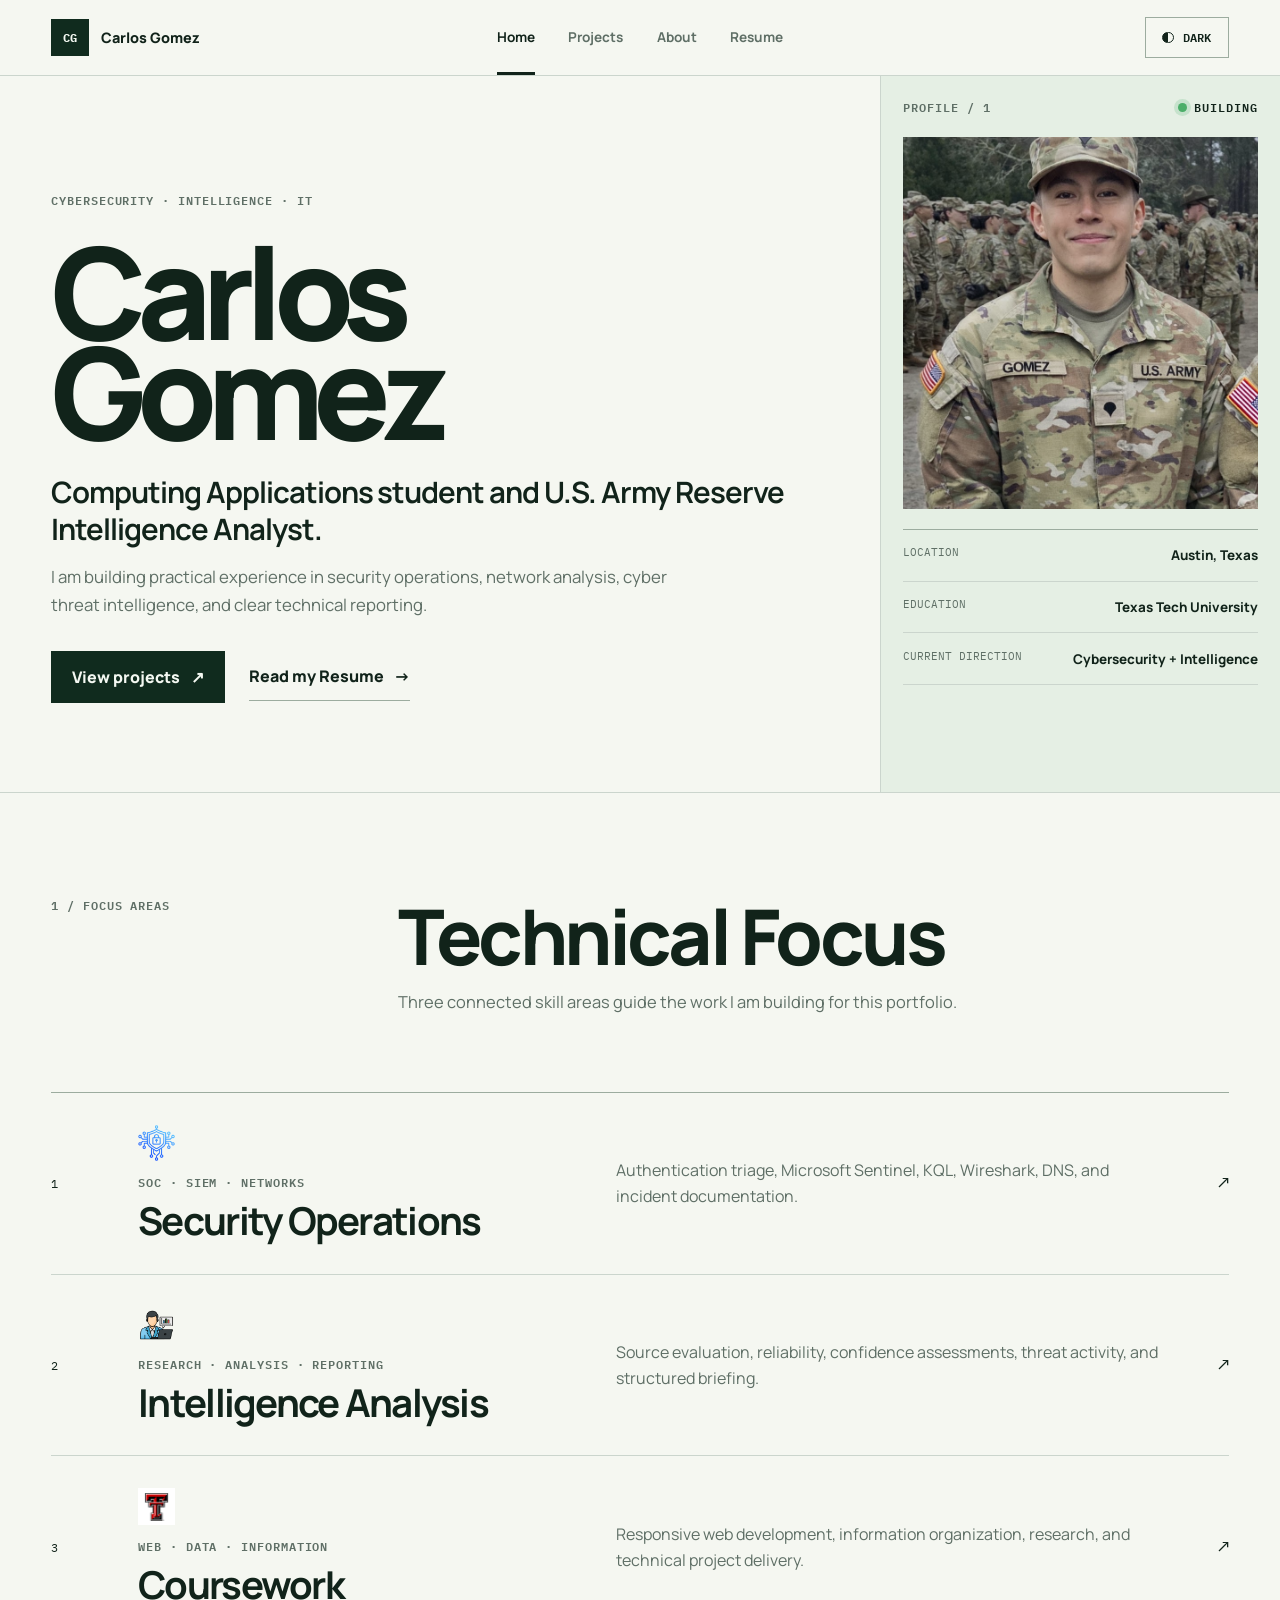
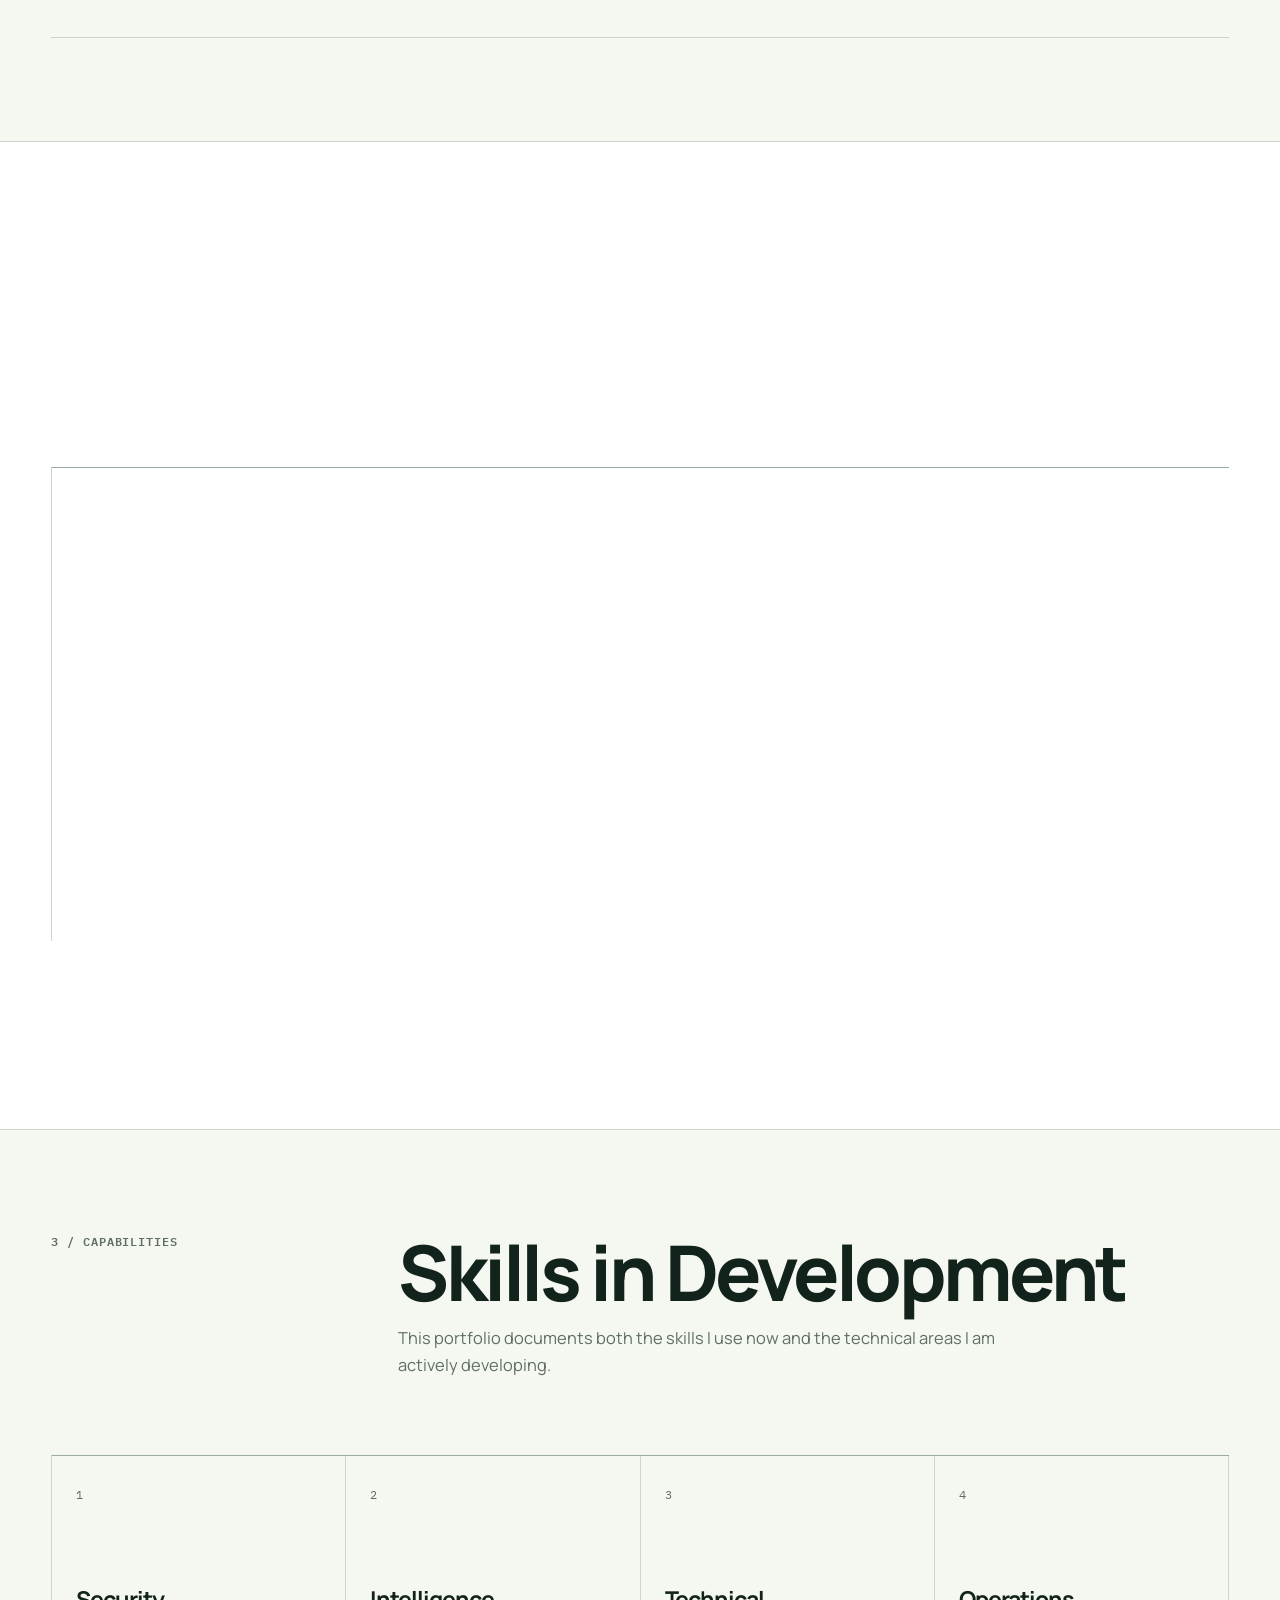
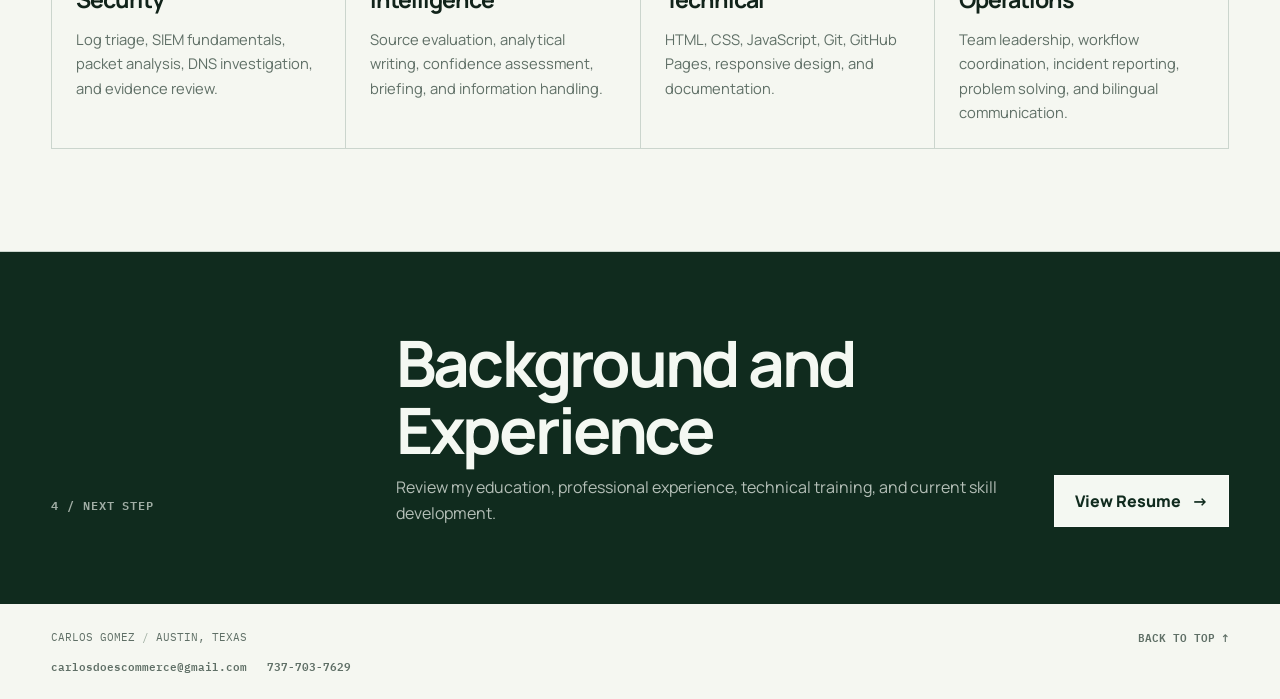
<file: index.html>
<!DOCTYPE html>
<html lang="en" data-theme="light">
<head>
  <meta charset="UTF-8">
  <meta name="viewport" content="width=device-width, initial-scale=1.0">

  <meta
    name="description"
    content="Carlos Gomez's portfolio in cybersecurity, intelligence analysis, and technical project work."
  >

  <title>Carlos Gomez | Cybersecurity &amp; Intelligence</title>

  <link rel="preconnect" href="https://fonts.googleapis.com">
  <link rel="preconnect" href="https://fonts.gstatic.com" crossorigin>

  <link
    href="https://fonts.googleapis.com/css2?family=IBM+Plex+Mono:wght@400;500;600&amp;family=Manrope:wght@400;500;600;700;800&amp;display=swap"
    rel="stylesheet"
  >

  <link rel="stylesheet" href="style.css">
  <script src="script.js" defer></script>
</head>

<body>
  <a class="skip-link" href="#main-content">Skip to content</a>

  <header class="site-header">
    <a class="wordmark" href="index.html" aria-label="Carlos Gomez home">
      <span class="wordmark-mark" aria-hidden="true">CG</span>
      <span class="wordmark-text">Carlos Gomez</span>
    </a>

    <nav class="site-nav" aria-label="Main navigation">
      <a href="index.html" data-nav="home">Home</a>
      <a href="projects.html" data-nav="projects">Projects</a>
      <a href="about.html" data-nav="about">About</a>
      <a href="resume.html" data-nav="resume">Resume</a>
    </nav>

    <button
      class="theme-button"
      id="theme-button"
      type="button"
      aria-label="Switch to dark theme"
    >
      <span class="theme-dot" aria-hidden="true"></span>
      <span id="theme-label">Dark</span>
    </button>
  </header>

  <main id="main-content">
    <section class="home-hero">
      <div class="hero-copy reveal">
        <p class="eyebrow">Cybersecurity · Intelligence · IT</p>

        <h1>Carlos<br>Gomez</h1>

        <p class="hero-role">
          Computing Applications student and U.S. Army Reserve Intelligence
          Analyst.
        </p>

        <p class="hero-summary">
          I am building practical experience in security operations, network
          analysis, cyber threat intelligence, and clear technical reporting.
        </p>

        <div class="hero-actions">
          <a class="button button-primary" href="projects.html">
            View projects <span aria-hidden="true">↗</span>
          </a>

          <a class="text-link" href="resume.html">
            Read my Resume <span aria-hidden="true">→</span>
          </a>
        </div>
      </div>

      <aside class="hero-profile reveal" aria-label="Current profile">
        <div class="profile-topline">
          <span>Profile / 1</span>

          <span class="status">
            <span aria-hidden="true"></span>
            Building
          </span>
        </div>

        <img
          class="profile-photo"
          src="professional-photo.jpg"
          alt="Carlos Gomez in U.S. Army uniform"
          width="831"
          height="831"
        >

        <dl class="profile-facts">
          <div>
            <dt>Location</dt>
            <dd>Austin, Texas</dd>
          </div>

          <div>
            <dt>Education</dt>
            <dd>Texas Tech University</dd>
          </div>

          <div>
            <dt>Current direction</dt>
            <dd>Cybersecurity + Intelligence</dd>
          </div>
        </dl>
      </aside>
    </section>

    <section class="section" id="focus">
      <div class="section-heading reveal">
        <p class="section-kicker">1 / Focus areas</p>

        <div>
          <h2>Technical Focus</h2>

          <p>
            Three connected skill areas guide the work I am building for this
            portfolio.
          </p>
        </div>
      </div>

      <div class="path-list">
        <a class="path-row reveal" href="projects.html?skill=security">
          <span class="path-number">1</span>

          <div>
            <img
              class="focus-icon"
              src="cybersecurity-icon.png"
              alt=""
              width="512"
              height="512"
              loading="lazy"
            >

            <p class="path-label">SOC · SIEM · Networks</p>
            <h3>Security Operations</h3>
          </div>

          <p>
            Authentication triage, Microsoft Sentinel, KQL, Wireshark, DNS,
            and incident documentation.
          </p>

          <span class="path-arrow" aria-hidden="true">↗</span>
        </a>

        <a class="path-row reveal" href="projects.html?skill=intelligence">
          <span class="path-number">2</span>

          <div>
            <img
              class="focus-icon"
              src="intelligence-analyst.png"
              alt=""
              width="512"
              height="512"
              loading="lazy"
            >

            <p class="path-label">Research · Analysis · Reporting</p>
            <h3>Intelligence Analysis</h3>
          </div>

          <p>
            Source evaluation, reliability, confidence assessments, threat
            activity, and structured briefing.
          </p>

          <span class="path-arrow" aria-hidden="true">↗</span>
        </a>

        <a class="path-row reveal" href="projects.html?skill=coursework">
          <span class="path-number">3</span>

          <div>
            <img
              class="focus-icon focus-icon-ttu"
              src="TTU-icon.jpg"
              alt=""
              width="2048"
              height="1948"
              loading="lazy"
            >

            <p class="path-label">Web · Data · Information</p>
            <h3>Coursework</h3>
          </div>

          <p>
            Responsive web development, information organization, research,
            and technical project delivery.
          </p>

          <span class="path-arrow" aria-hidden="true">↗</span>
        </a>
      </div>
    </section>

    <section class="section work-section" id="selected-work">
      <div class="section-heading reveal">
        <p class="section-kicker">2 / Selected work</p>

        <div>
          <h2>Current Projects</h2>

          <p>
            Completed coursework is live now. Cybersecurity and intelligence
            labs are being developed next.
          </p>
        </div>
      </div>

      <div class="work-grid">
        <article class="work-card featured reveal">
          <div class="work-card-top">
            <span>Live project</span>
            <span>Information organization</span>
          </div>

          <h3>5K Preparation Knowledge Base</h3>

          <p>
            A structured collection covering running plans, strength training,
            recovery, nutrition, and race-day preparation.
          </p>

          <ul class="tag-list" aria-label="Technologies used">
            <li>Markdown</li>
            <li>Quartz</li>
            <li>GitHub Pages</li>
          </ul>

          <a
            class="card-link"
            href="https://carlosgomezmurillo15-bit.github.io/gomezknowledgebase/"
            target="_blank"
            rel="noopener"
          >
            Open project <span aria-hidden="true">↗</span>
          </a>
        </article>

        <article class="work-card reveal">
          <div class="work-card-top">
            <span>Live project</span>
            <span>Web development</span>
          </div>

          <h3>CMPA Course Portfolio</h3>

          <p>
            Coursework demonstrating responsive layouts, navigation, Git
            workflows, and deployment with HTML, CSS, and JavaScript.
          </p>

          <ul class="tag-list" aria-label="Technologies used">
            <li>HTML</li>
            <li>CSS</li>
            <li>JavaScript</li>
          </ul>

          <a
            class="card-link"
            href="https://carlosgomezmurillo15-bit.github.io/yourcourseportfolioCAG1/"
            target="_blank"
            rel="noopener"
          >
            Open project <span aria-hidden="true">↗</span>
          </a>
        </article>

        <article class="work-card reveal">
          <div class="work-card-top">
            <span>In development</span>
            <span>Security operations</span>
          </div>

          <h3>Microsoft Sentinel Mini SOC</h3>

          <p>
            A planned lab focused on KQL queries, detection concepts, incident
            triage, and clear investigation notes.
          </p>

          <ul class="tag-list" aria-label="Planned technologies">
            <li>Sentinel</li>
            <li>KQL</li>
            <li>SIEM</li>
          </ul>

          <a class="card-link" href="project-plans.html#sentinel">
            View project plan <span aria-hidden="true">→</span>
          </a>
        </article>
      </div>

      <a class="wide-link reveal" href="projects.html">
        Explore projects by skill area <span aria-hidden="true">→</span>
      </a>
    </section>

    <section class="section capabilities-section">
      <div class="section-heading reveal">
        <p class="section-kicker">3 / Capabilities</p>

        <div>
          <h2>Skills in Development</h2>

          <p>
            This portfolio documents both the skills I use now and the
            technical areas I am actively developing.
          </p>
        </div>
      </div>

      <div class="capability-grid reveal">
        <div>
          <span>1</span>
          <h3>Security</h3>

          <p>
            Log triage, SIEM fundamentals, packet analysis, DNS investigation,
            and evidence review.
          </p>
        </div>

        <div>
          <span>2</span>
          <h3>Intelligence</h3>

          <p>
            Source evaluation, analytical writing, confidence assessment,
            briefing, and information handling.
          </p>
        </div>

        <div>
          <span>3</span>
          <h3>Technical</h3>

          <p>
            HTML, CSS, JavaScript, Git, GitHub Pages, responsive design, and
            documentation.
          </p>
        </div>

        <div>
          <span>4</span>
          <h3>Operations</h3>

          <p>
            Team leadership, workflow coordination, incident reporting,
            problem solving, and bilingual communication.
          </p>
        </div>
      </div>
    </section>

    <section class="contact-band reveal">
      <p class="section-kicker">4 / Next step</p>

      <div>
        <h2>Background and Experience</h2>

        <p>
          Review my education, professional experience, technical training,
          and current skill development.
        </p>
      </div>

      <a class="button button-light" href="resume.html">
        View Resume <span aria-hidden="true">→</span>
      </a>
    </section>
  </main>

  <footer class="site-footer">
    <div class="footer-identity">
      <p>Carlos Gomez <span>/</span> Austin, Texas</p>

      <div class="footer-contact">
        <a href="mailto:carlosdoescommerce@gmail.com">
          carlosdoescommerce@gmail.com
        </a>

        <a href="tel:+17377037629">737-703-7629</a>
      </div>
    </div>

    <a href="#main-content">
      Back to top <span aria-hidden="true">↑</span>
    </a>
  </footer>
</body>
</html>
</file>
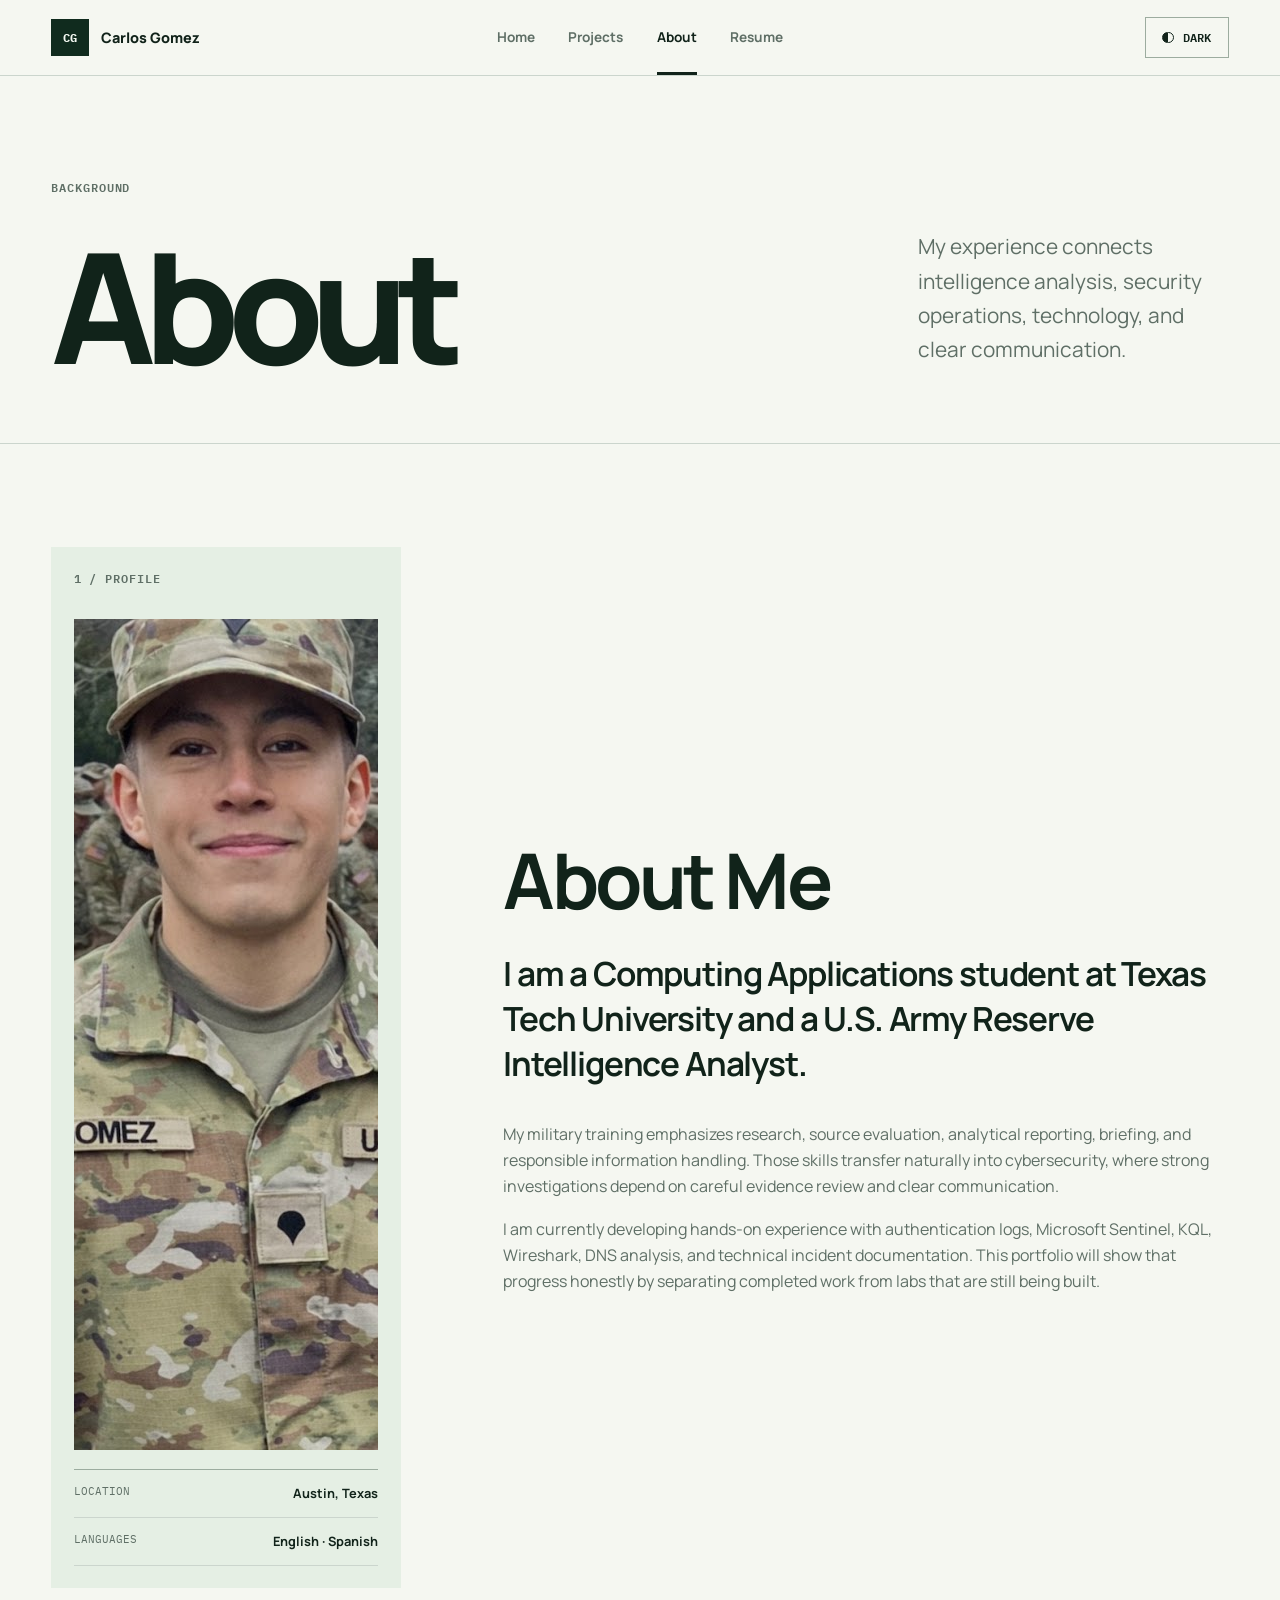
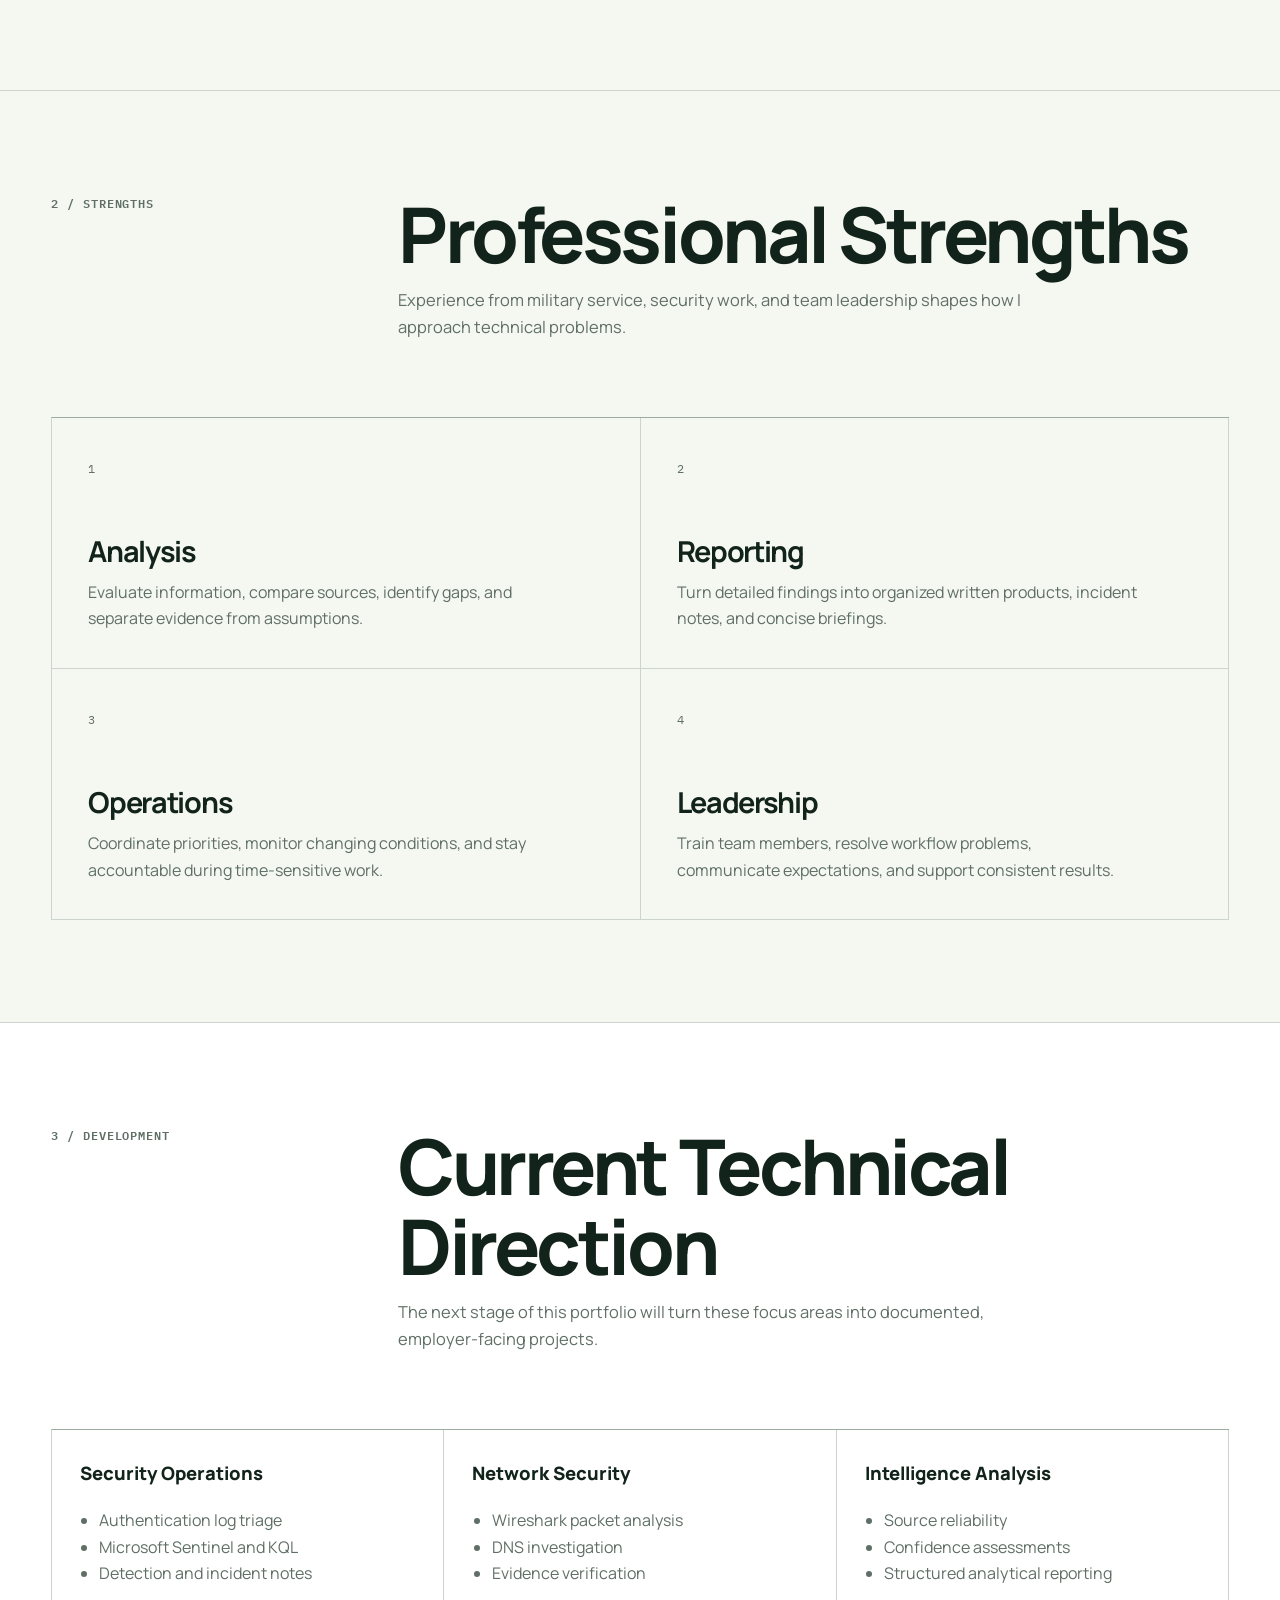
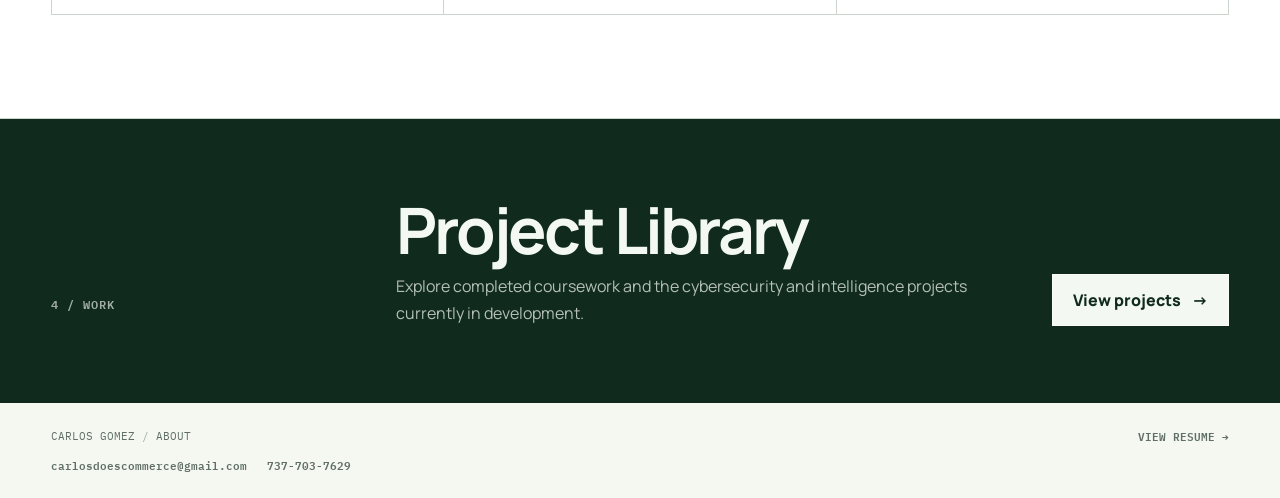
<file: about.html>
<!DOCTYPE html>
<html lang="en" data-theme="light">
<head>
  <meta charset="UTF-8">
  <meta name="viewport" content="width=device-width, initial-scale=1.0">

  <meta
    name="description"
    content="Background, strengths, and technical focus of Carlos Gomez."
  >

  <title>About | Carlos Gomez</title>

  <link rel="preconnect" href="https://fonts.googleapis.com">
  <link rel="preconnect" href="https://fonts.gstatic.com" crossorigin>

  <link
    href="https://fonts.googleapis.com/css2?family=IBM+Plex+Mono:wght@400;500;600&amp;family=Manrope:wght@400;500;600;700;800&amp;display=swap"
    rel="stylesheet"
  >

  <link rel="stylesheet" href="style.css">
  <script src="script.js" defer></script>
</head>

<body>
  <a class="skip-link" href="#main-content">Skip to content</a>

  <header class="site-header">
    <a class="wordmark" href="index.html" aria-label="Carlos Gomez home">
      <span class="wordmark-mark" aria-hidden="true">CG</span>
      <span class="wordmark-text">Carlos Gomez</span>
    </a>

    <nav class="site-nav" aria-label="Main navigation">
      <a href="index.html" data-nav="home">Home</a>
      <a href="projects.html" data-nav="projects">Projects</a>
      <a href="about.html" data-nav="about">About</a>
      <a href="resume.html" data-nav="resume">Resume</a>
    </nav>

    <button
      class="theme-button"
      id="theme-button"
      type="button"
      aria-label="Switch to dark theme"
    >
      <span class="theme-dot" aria-hidden="true"></span>
      <span id="theme-label">Dark</span>
    </button>
  </header>

  <main id="main-content">
    <section class="page-hero reveal">
      <p class="eyebrow">Background</p>

      <div class="page-hero-grid">
        <h1>About</h1>

        <p>
          My experience connects intelligence analysis, security operations,
          technology, and clear communication.
        </p>
      </div>
    </section>

    <section class="section about-profile">
      <div class="about-aside reveal">
        <p class="section-kicker">1 / Profile</p>

        <img
          class="about-photo"
          src="professional-photo.jpg"
          alt="Carlos Gomez in U.S. Army uniform"
          width="831"
          height="831"
        >

        <dl>
          <div>
            <dt>Location</dt>
            <dd>Austin, Texas</dd>
          </div>

          <div>
            <dt>Languages</dt>
            <dd>English · Spanish</dd>
          </div>
        </dl>
      </div>

      <div class="about-story reveal">
        <h2>About Me</h2>

        <p class="large-copy">
          I am a Computing Applications student at Texas Tech University and a
          U.S. Army Reserve Intelligence Analyst.
        </p>

        <p>
          My military training emphasizes research, source evaluation,
          analytical reporting, briefing, and responsible information
          handling. Those skills transfer naturally into cybersecurity, where
          strong investigations depend on careful evidence review and clear
          communication.
        </p>

        <p>
          I am currently developing hands-on experience with authentication
          logs, Microsoft Sentinel, KQL, Wireshark, DNS analysis, and technical
          incident documentation. This portfolio will show that progress
          honestly by separating completed work from labs that are still being
          built.
        </p>
      </div>
    </section>

    <section class="section">
      <div class="section-heading reveal">
        <p class="section-kicker">2 / Strengths</p>

        <div>
          <h2>Professional Strengths</h2>

          <p>
            Experience from military service, security work, and team
            leadership shapes how I approach technical problems.
          </p>
        </div>
      </div>

      <div class="strength-grid">
        <article class="strength-item reveal">
          <span>1</span>
          <h3>Analysis</h3>

          <p>
            Evaluate information, compare sources, identify gaps, and separate
            evidence from assumptions.
          </p>
        </article>

        <article class="strength-item reveal">
          <span>2</span>
          <h3>Reporting</h3>

          <p>
            Turn detailed findings into organized written products, incident
            notes, and concise briefings.
          </p>
        </article>

        <article class="strength-item reveal">
          <span>3</span>
          <h3>Operations</h3>

          <p>
            Coordinate priorities, monitor changing conditions, and stay
            accountable during time-sensitive work.
          </p>
        </article>

        <article class="strength-item reveal">
          <span>4</span>
          <h3>Leadership</h3>

          <p>
            Train team members, resolve workflow problems, communicate
            expectations, and support consistent results.
          </p>
        </article>
      </div>
    </section>

    <section class="section focus-board">
      <div class="section-heading reveal">
        <p class="section-kicker">3 / Development</p>

        <div>
          <h2>Current Technical Direction</h2>

          <p>
            The next stage of this portfolio will turn these focus areas into
            documented, employer-facing projects.
          </p>
        </div>
      </div>

      <div class="focus-board-grid reveal">
        <div>
          <p>Security Operations</p>

          <ul>
            <li>Authentication log triage</li>
            <li>Microsoft Sentinel and KQL</li>
            <li>Detection and incident notes</li>
          </ul>
        </div>

        <div>
          <p>Network Security</p>

          <ul>
            <li>Wireshark packet analysis</li>
            <li>DNS investigation</li>
            <li>Evidence verification</li>
          </ul>
        </div>

        <div>
          <p>Intelligence Analysis</p>

          <ul>
            <li>Source reliability</li>
            <li>Confidence assessments</li>
            <li>Structured analytical reporting</li>
          </ul>
        </div>
      </div>
    </section>

    <section class="contact-band reveal">
      <p class="section-kicker">4 / Work</p>

      <div>
        <h2>Project Library</h2>

        <p>
          Explore completed coursework and the cybersecurity and intelligence
          projects currently in development.
        </p>
      </div>

      <a class="button button-light" href="projects.html">
        View projects <span aria-hidden="true">→</span>
      </a>
    </section>
  </main>

  <footer class="site-footer">
    <div class="footer-identity">
      <p>Carlos Gomez <span>/</span> About</p>

      <div class="footer-contact">
        <a href="mailto:carlosdoescommerce@gmail.com">
          carlosdoescommerce@gmail.com
        </a>

        <a href="tel:+17377037629">737-703-7629</a>
      </div>
    </div>

    <a href="resume.html">
      View Resume <span aria-hidden="true">→</span>
    </a>
  </footer>
</body>
</html>
</file>
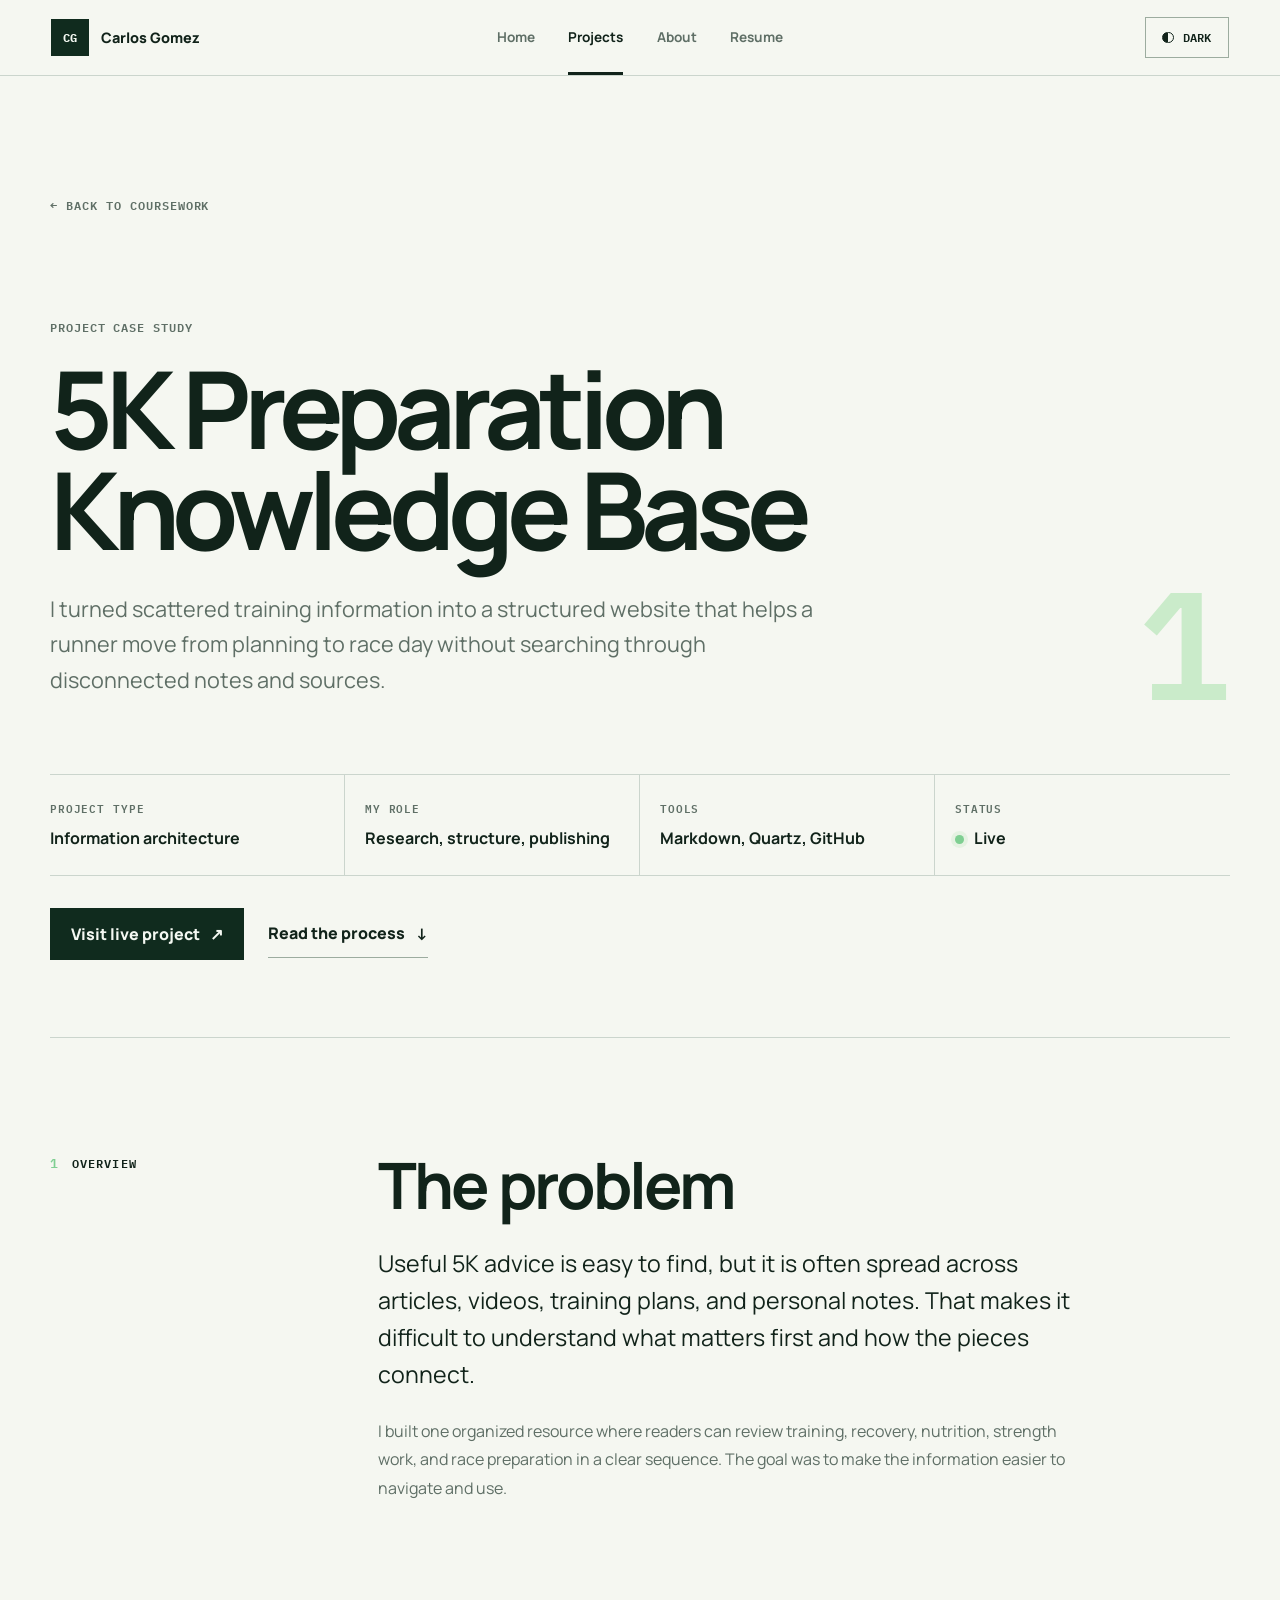
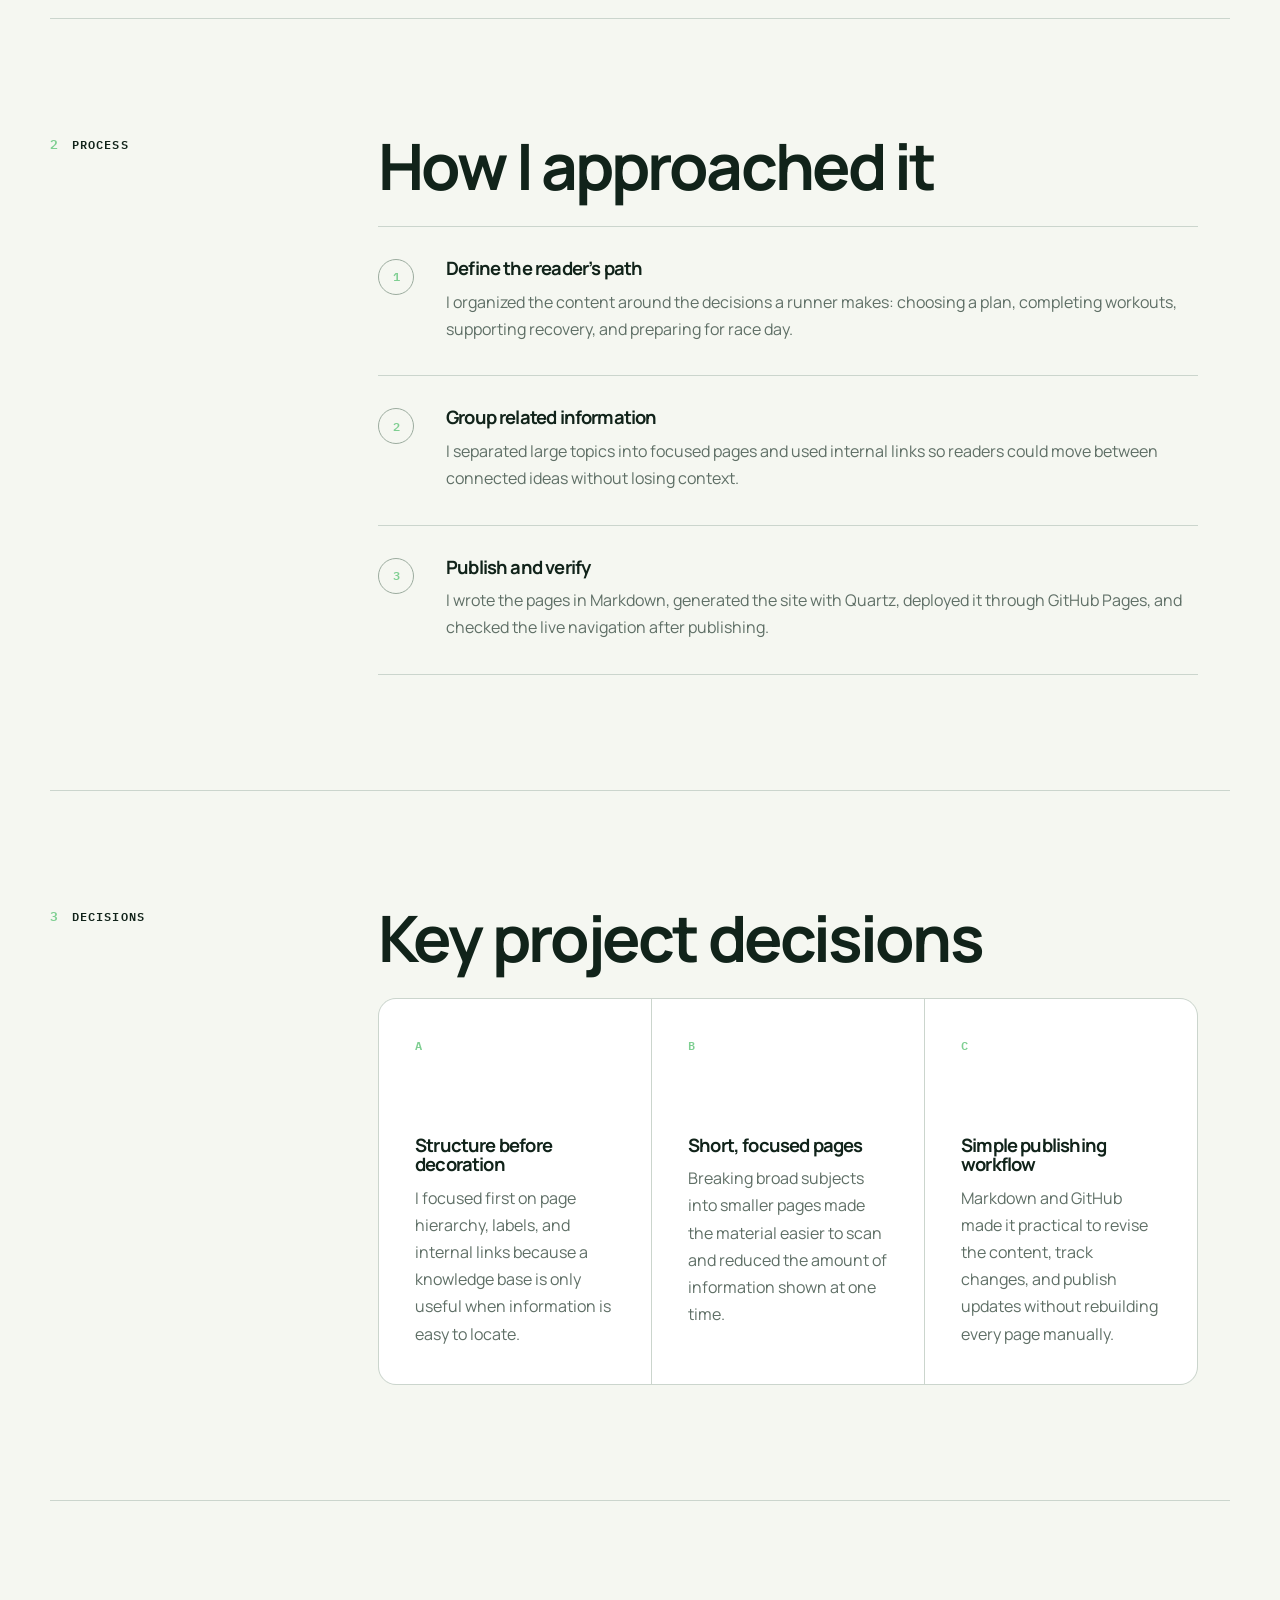
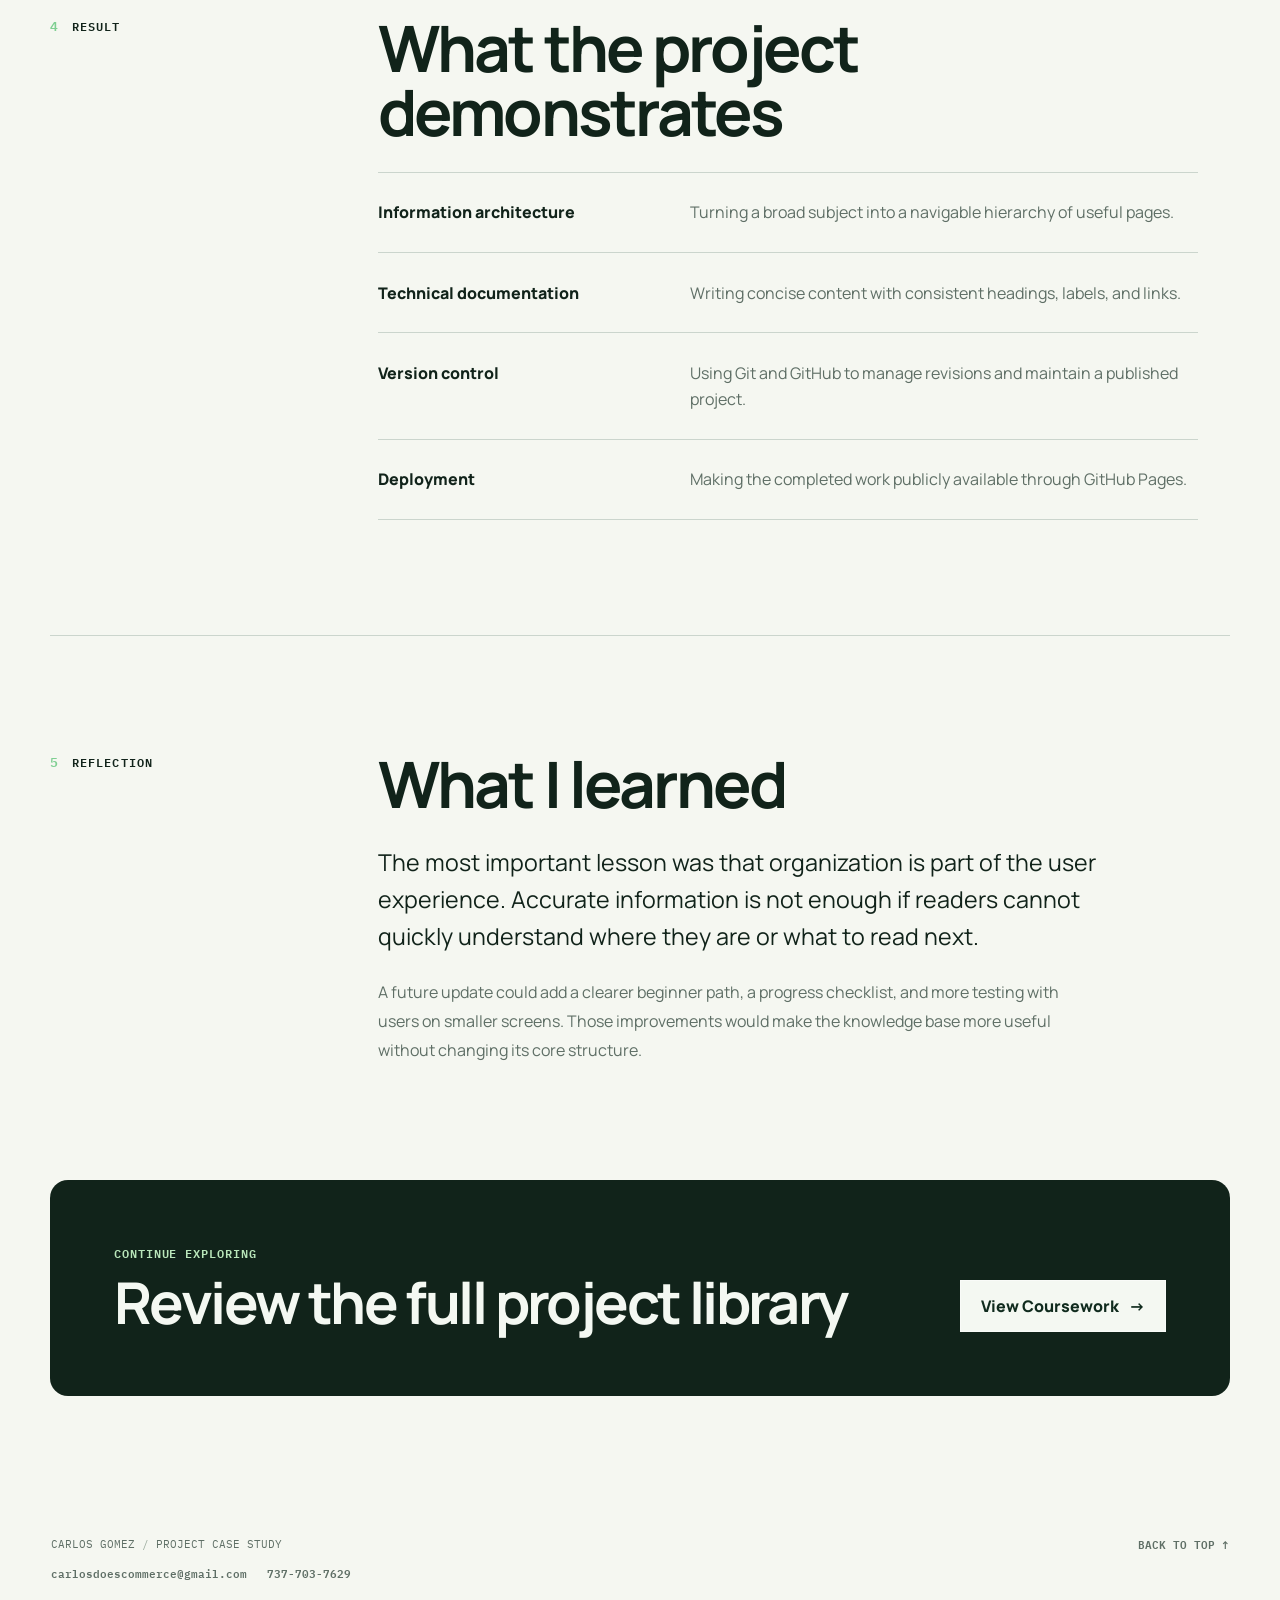
<file: knowledge-base-case-study.html>
<!DOCTYPE html>
<html lang="en" data-theme="light">
<head>
  <meta charset="UTF-8">
  <meta name="viewport" content="width=device-width, initial-scale=1.0">
  <meta name="description" content="A case study explaining how Carlos Gomez planned, organized, and published a 5K preparation knowledge base.">
  <title>5K Knowledge Base Case Study | Carlos Gomez</title>
  <link rel="preconnect" href="https://fonts.googleapis.com">
  <link rel="preconnect" href="https://fonts.gstatic.com" crossorigin>
  <link href="https://fonts.googleapis.com/css2?family=IBM+Plex+Mono:wght@400;500;600&amp;family=Manrope:wght@400;500;600;700;800&amp;display=swap" rel="stylesheet">
  <link rel="stylesheet" href="style.css">
  <link rel="stylesheet" href="case-study.css">
  <script src="script.js" defer></script>
</head>
<body>
  <a class="skip-link" href="#main-content">Skip to content</a>

  <header class="site-header">
    <a class="wordmark" href="index.html" aria-label="Carlos Gomez home">
      <span class="wordmark-mark" aria-hidden="true">CG</span>
      <span class="wordmark-text">Carlos Gomez</span>
    </a>

    <nav class="site-nav" aria-label="Main navigation">
      <a href="index.html" data-nav="home">Home</a>
      <a href="projects.html" data-nav="projects">Projects</a>
      <a href="about.html" data-nav="about">About</a>
      <a href="resume.html" data-nav="resume">Resume</a>
    </nav>

    <button class="theme-button" id="theme-button" type="button" aria-label="Switch to dark theme">
      <span class="theme-dot" aria-hidden="true"></span>
      <span id="theme-label">Dark</span>
    </button>
  </header>

  <main id="main-content">
    <article class="case-study">
      <header class="case-hero reveal">
        <a class="case-back" href="projects.html?skill=coursework">← Back to Coursework</a>
        <p class="eyebrow">Project case study</p>
        <div class="case-hero-grid">
          <div>
            <h1>5K Preparation<br>Knowledge Base</h1>
            <p class="case-intro">I turned scattered training information into a structured website that helps a runner move from planning to race day without searching through disconnected notes and sources.</p>
          </div>
          <div class="case-number" aria-hidden="true">1</div>
        </div>

        <dl class="case-meta">
          <div>
            <dt>Project type</dt>
            <dd>Information architecture</dd>
          </div>
          <div>
            <dt>My role</dt>
            <dd>Research, structure, publishing</dd>
          </div>
          <div>
            <dt>Tools</dt>
            <dd>Markdown, Quartz, GitHub</dd>
          </div>
          <div>
            <dt>Status</dt>
            <dd><span class="case-status-dot" aria-hidden="true"></span> Live</dd>
          </div>
        </dl>

        <div class="case-actions">
          <a class="button button-primary" href="https://carlosgomezmurillo15-bit.github.io/gomezknowledgebase/" target="_blank" rel="noopener">Visit live project <span aria-hidden="true">↗</span></a>
          <a class="text-link" href="#process">Read the process <span aria-hidden="true">↓</span></a>
        </div>
      </header>

      <section class="case-section case-overview reveal" aria-labelledby="overview-title">
        <div class="case-section-label">
          <span>1</span>
          <p>Overview</p>
        </div>
        <div class="case-section-content">
          <h2 id="overview-title">The problem</h2>
          <p class="case-lead">Useful 5K advice is easy to find, but it is often spread across articles, videos, training plans, and personal notes. That makes it difficult to understand what matters first and how the pieces connect.</p>
          <p>I built one organized resource where readers can review training, recovery, nutrition, strength work, and race preparation in a clear sequence. The goal was to make the information easier to navigate and use.</p>
        </div>
      </section>

      <section class="case-section reveal" id="process" aria-labelledby="process-title">
        <div class="case-section-label">
          <span>2</span>
          <p>Process</p>
        </div>
        <div class="case-section-content">
          <h2 id="process-title">How I approached it</h2>
          <div class="process-list">
            <div class="process-step">
              <span>1</span>
              <div>
                <h3>Define the reader’s path</h3>
                <p>I organized the content around the decisions a runner makes: choosing a plan, completing workouts, supporting recovery, and preparing for race day.</p>
              </div>
            </div>
            <div class="process-step">
              <span>2</span>
              <div>
                <h3>Group related information</h3>
                <p>I separated large topics into focused pages and used internal links so readers could move between connected ideas without losing context.</p>
              </div>
            </div>
            <div class="process-step">
              <span>3</span>
              <div>
                <h3>Publish and verify</h3>
                <p>I wrote the pages in Markdown, generated the site with Quartz, deployed it through GitHub Pages, and checked the live navigation after publishing.</p>
              </div>
            </div>
          </div>
        </div>
      </section>

      <section class="case-section reveal" aria-labelledby="decisions-title">
        <div class="case-section-label">
          <span>3</span>
          <p>Decisions</p>
        </div>
        <div class="case-section-content">
          <h2 id="decisions-title">Key project decisions</h2>
          <div class="decision-grid">
            <article>
              <p class="decision-code">A</p>
              <h3>Structure before decoration</h3>
              <p>I focused first on page hierarchy, labels, and internal links because a knowledge base is only useful when information is easy to locate.</p>
            </article>
            <article>
              <p class="decision-code">B</p>
              <h3>Short, focused pages</h3>
              <p>Breaking broad subjects into smaller pages made the material easier to scan and reduced the amount of information shown at one time.</p>
            </article>
            <article>
              <p class="decision-code">C</p>
              <h3>Simple publishing workflow</h3>
              <p>Markdown and GitHub made it practical to revise the content, track changes, and publish updates without rebuilding every page manually.</p>
            </article>
          </div>
        </div>
      </section>

      <section class="case-section reveal" aria-labelledby="result-title">
        <div class="case-section-label">
          <span>4</span>
          <p>Result</p>
        </div>
        <div class="case-section-content">
          <h2 id="result-title">What the project demonstrates</h2>
          <ul class="outcome-list">
            <li>
              <span>Information architecture</span>
              <p>Turning a broad subject into a navigable hierarchy of useful pages.</p>
            </li>
            <li>
              <span>Technical documentation</span>
              <p>Writing concise content with consistent headings, labels, and links.</p>
            </li>
            <li>
              <span>Version control</span>
              <p>Using Git and GitHub to manage revisions and maintain a published project.</p>
            </li>
            <li>
              <span>Deployment</span>
              <p>Making the completed work publicly available through GitHub Pages.</p>
            </li>
          </ul>
        </div>
      </section>

      <section class="case-section reveal" aria-labelledby="reflection-title">
        <div class="case-section-label">
          <span>5</span>
          <p>Reflection</p>
        </div>
        <div class="case-section-content">
          <h2 id="reflection-title">What I learned</h2>
          <p class="case-lead">The most important lesson was that organization is part of the user experience. Accurate information is not enough if readers cannot quickly understand where they are or what to read next.</p>
          <p>A future update could add a clearer beginner path, a progress checklist, and more testing with users on smaller screens. Those improvements would make the knowledge base more useful without changing its core structure.</p>
        </div>
      </section>

      <aside class="case-next reveal" aria-label="Next project">
        <div>
          <p class="section-kicker">Continue exploring</p>
          <h2>Review the full project library</h2>
        </div>
        <a class="button button-light" href="projects.html?skill=coursework">View Coursework <span aria-hidden="true">→</span></a>
      </aside>
    </article>
  </main>

  <footer class="site-footer">
    <div class="footer-identity">
      <p>Carlos Gomez <span>/</span> Project Case Study</p>
      <div class="footer-contact">
        <a href="mailto:carlosdoescommerce@gmail.com">carlosdoescommerce@gmail.com</a>
        <a href="tel:+17377037629">737-703-7629</a>
      </div>
    </div>
    <a href="#main-content">Back to top <span aria-hidden="true">↑</span></a>
  </footer>
</body>
</html>
</file>
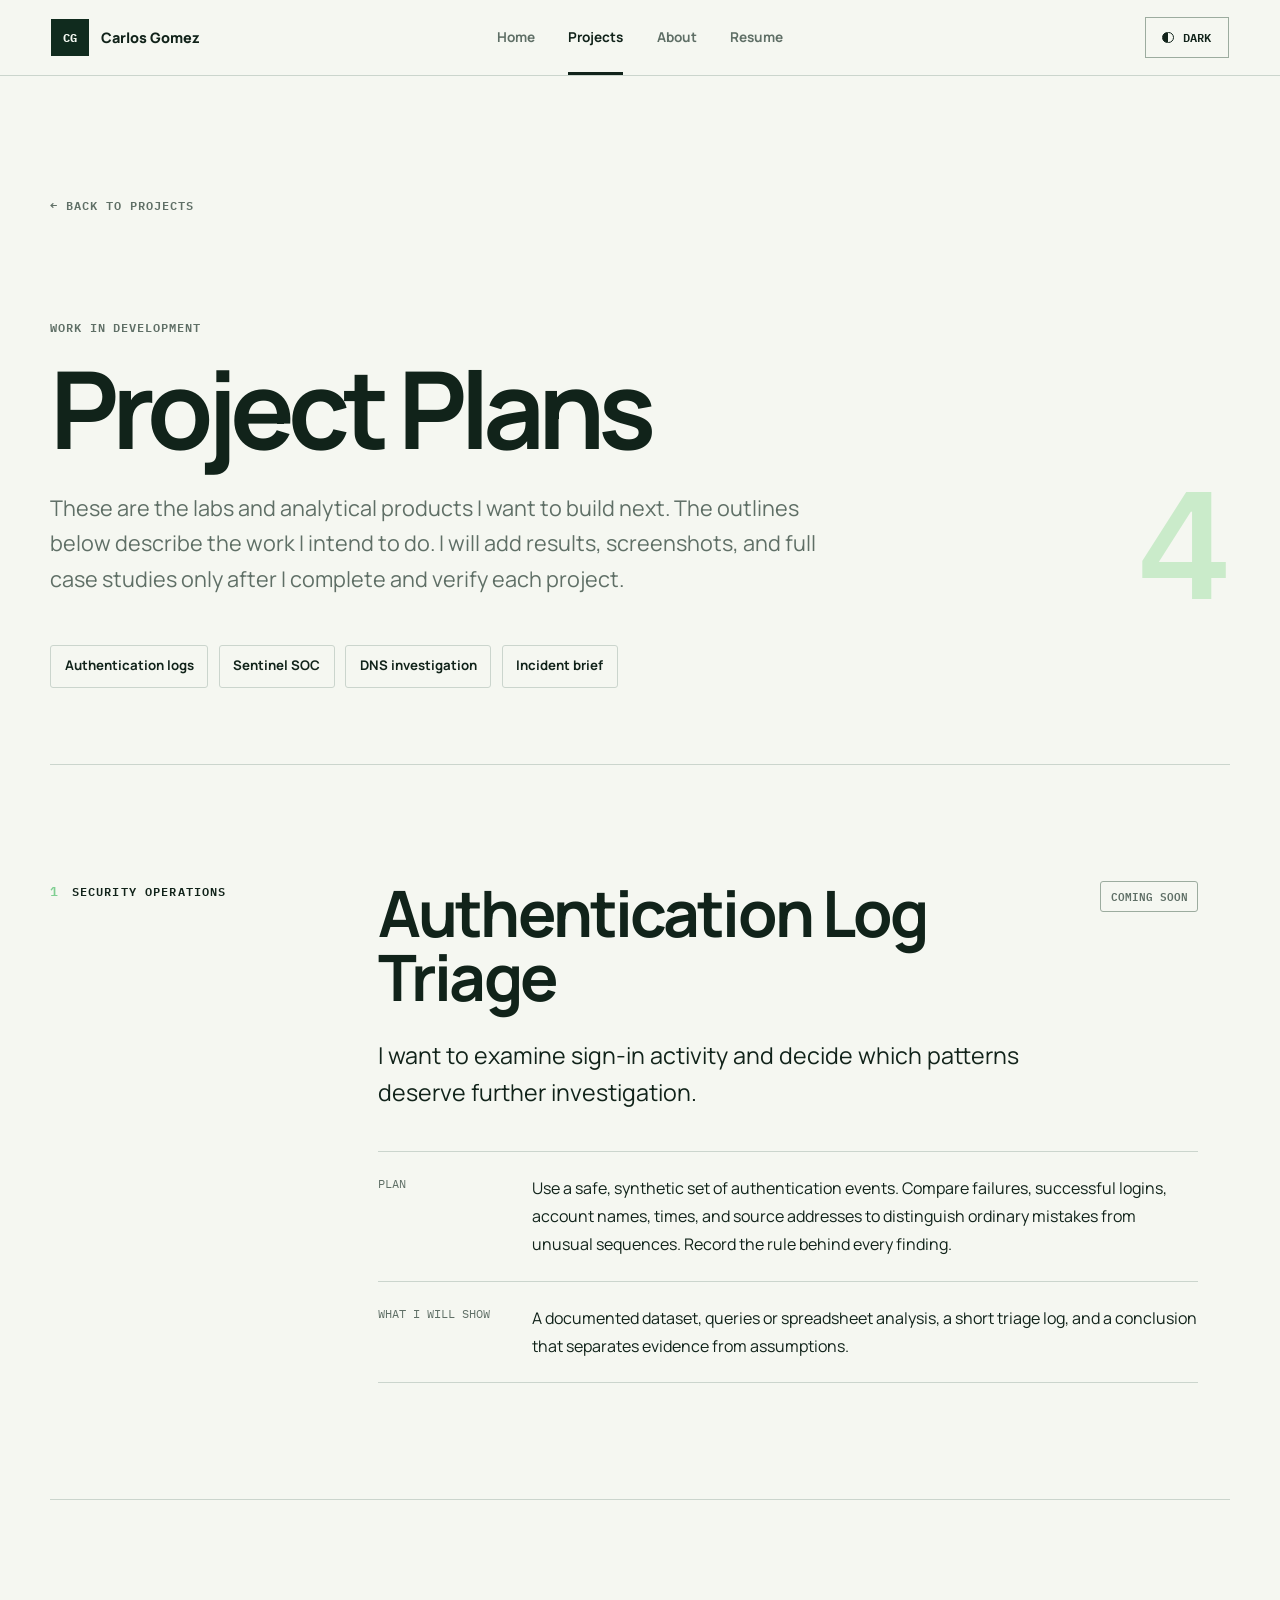
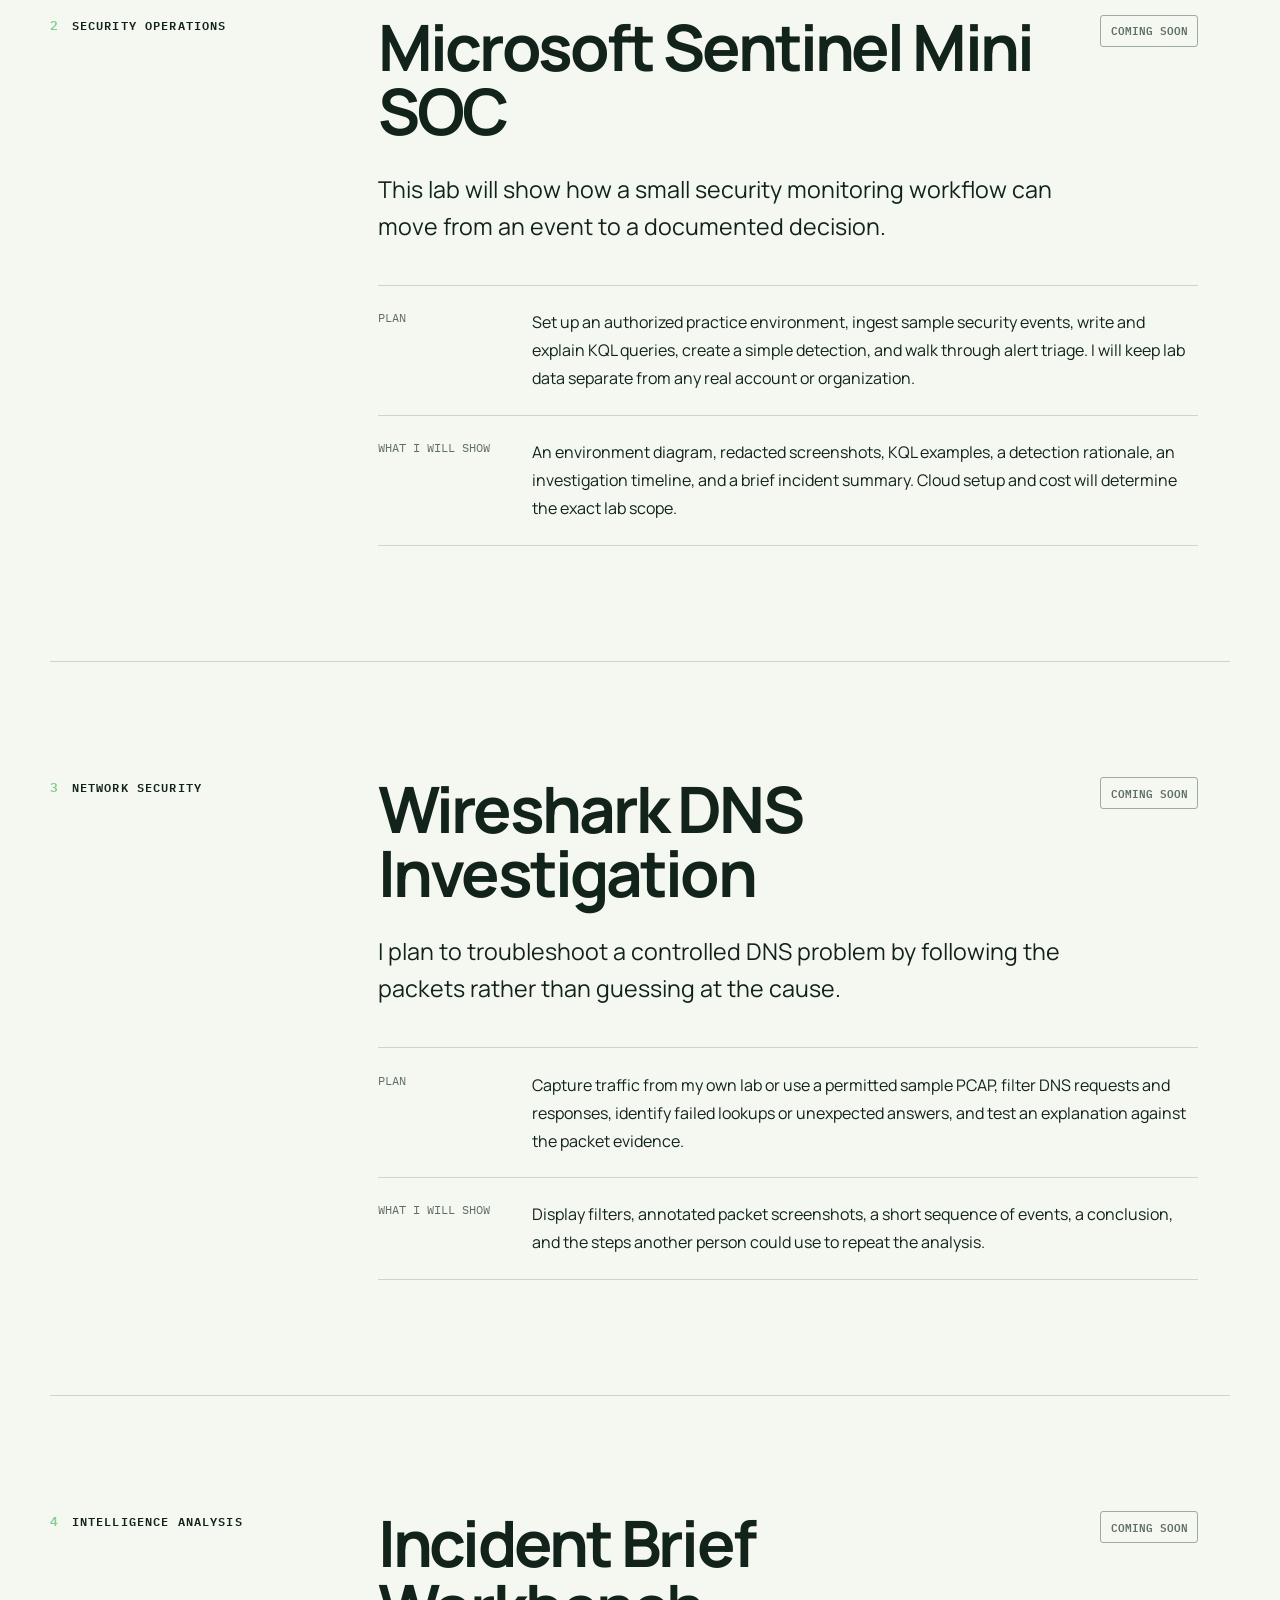
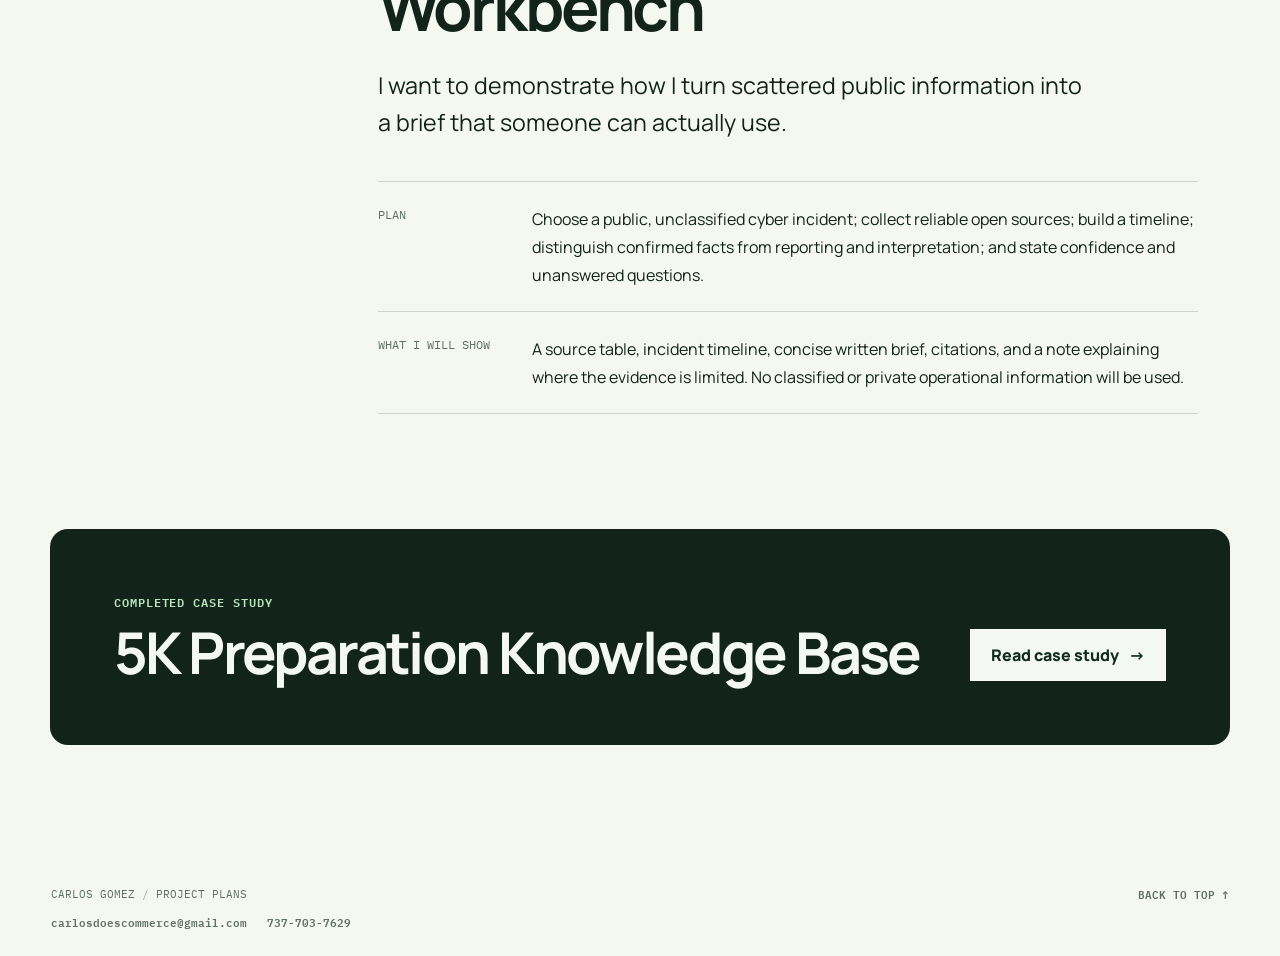
<file: project-plans.html>
<!DOCTYPE html>
<html lang="en" data-theme="light">
<head>
  <meta charset="UTF-8">
  <meta name="viewport" content="width=device-width, initial-scale=1.0">
  <meta name="description" content="Planned cybersecurity and intelligence projects by Carlos Gomez, with objectives, methods, and expected deliverables.">
  <title>Project Plans | Carlos Gomez</title>
  <link rel="preconnect" href="https://fonts.googleapis.com">
  <link rel="preconnect" href="https://fonts.gstatic.com" crossorigin>
  <link href="https://fonts.googleapis.com/css2?family=IBM+Plex+Mono:wght@400;500;600&amp;family=Manrope:wght@400;500;600;700;800&amp;display=swap" rel="stylesheet">
  <link rel="stylesheet" href="style.css">
  <link rel="stylesheet" href="case-study.css">
  <script src="script.js" defer></script>
</head>
<body>
  <a class="skip-link" href="#main-content">Skip to content</a>
  <header class="site-header">
    <a class="wordmark" href="index.html" aria-label="Carlos Gomez home"><span class="wordmark-mark" aria-hidden="true">CG</span><span class="wordmark-text">Carlos Gomez</span></a>
    <nav class="site-nav" aria-label="Main navigation">
      <a href="index.html" data-nav="home">Home</a>
      <a href="projects.html" data-nav="projects">Projects</a>
      <a href="about.html" data-nav="about">About</a>
      <a href="resume.html" data-nav="resume">Resume</a>
    </nav>
    <button class="theme-button" id="theme-button" type="button" aria-label="Switch to dark theme"><span class="theme-dot" aria-hidden="true"></span><span id="theme-label">Dark</span></button>
  </header>
  <main id="main-content">
    <article class="case-study">
      <header class="case-hero reveal">
        <a class="case-back" href="projects.html">← Back to projects</a>
        <p class="eyebrow">Work in development</p>
        <div class="case-hero-grid"><div>
          <h1>Project Plans</h1>
          <p class="case-intro">These are the labs and analytical products I want to build next. The outlines below describe the work I intend to do. I will add results, screenshots, and full case studies only after I complete and verify each project.</p>
        </div><div class="case-number" aria-hidden="true">4</div></div>
        <nav class="plan-jump" aria-label="Project plans">
          <a href="#authentication">Authentication logs</a>
          <a href="#sentinel">Sentinel SOC</a>
          <a href="#wireshark">DNS investigation</a>
          <a href="#incident-brief">Incident brief</a>
        </nav>
      </header>

      <section class="case-section plan-section reveal" id="authentication" aria-labelledby="authentication-title">
        <div class="case-section-label"><span>1</span><p>Security operations</p></div>
        <div class="case-section-content">
          <div class="plan-heading"><h2 id="authentication-title">Authentication Log Triage</h2><span class="status-label">Coming Soon</span></div>
          <p class="case-lead">I want to examine sign-in activity and decide which patterns deserve further investigation.</p>
          <dl class="plan-details">
            <div><dt>Plan</dt><dd>Use a safe, synthetic set of authentication events. Compare failures, successful logins, account names, times, and source addresses to distinguish ordinary mistakes from unusual sequences. Record the rule behind every finding.</dd></div>
            <div><dt>What I will show</dt><dd>A documented dataset, queries or spreadsheet analysis, a short triage log, and a conclusion that separates evidence from assumptions.</dd></div>
          </dl>
        </div>
      </section>

      <section class="case-section plan-section reveal" id="sentinel" aria-labelledby="sentinel-title">
        <div class="case-section-label"><span>2</span><p>Security operations</p></div>
        <div class="case-section-content">
          <div class="plan-heading"><h2 id="sentinel-title">Microsoft Sentinel Mini SOC</h2><span class="status-label">Coming Soon</span></div>
          <p class="case-lead">This lab will show how a small security monitoring workflow can move from an event to a documented decision.</p>
          <dl class="plan-details">
            <div><dt>Plan</dt><dd>Set up an authorized practice environment, ingest sample security events, write and explain KQL queries, create a simple detection, and walk through alert triage. I will keep lab data separate from any real account or organization.</dd></div>
            <div><dt>What I will show</dt><dd>An environment diagram, redacted screenshots, KQL examples, a detection rationale, an investigation timeline, and a brief incident summary. Cloud setup and cost will determine the exact lab scope.</dd></div>
          </dl>
        </div>
      </section>

      <section class="case-section plan-section reveal" id="wireshark" aria-labelledby="wireshark-title">
        <div class="case-section-label"><span>3</span><p>Network security</p></div>
        <div class="case-section-content">
          <div class="plan-heading"><h2 id="wireshark-title">Wireshark DNS Investigation</h2><span class="status-label">Coming Soon</span></div>
          <p class="case-lead">I plan to troubleshoot a controlled DNS problem by following the packets rather than guessing at the cause.</p>
          <dl class="plan-details">
            <div><dt>Plan</dt><dd>Capture traffic from my own lab or use a permitted sample PCAP, filter DNS requests and responses, identify failed lookups or unexpected answers, and test an explanation against the packet evidence.</dd></div>
            <div><dt>What I will show</dt><dd>Display filters, annotated packet screenshots, a short sequence of events, a conclusion, and the steps another person could use to repeat the analysis.</dd></div>
          </dl>
        </div>
      </section>

      <section class="case-section plan-section reveal" id="incident-brief" aria-labelledby="incident-brief-title">
        <div class="case-section-label"><span>4</span><p>Intelligence analysis</p></div>
        <div class="case-section-content">
          <div class="plan-heading"><h2 id="incident-brief-title">Incident Brief Workbench</h2><span class="status-label">Coming Soon</span></div>
          <p class="case-lead">I want to demonstrate how I turn scattered public information into a brief that someone can actually use.</p>
          <dl class="plan-details">
            <div><dt>Plan</dt><dd>Choose a public, unclassified cyber incident; collect reliable open sources; build a timeline; distinguish confirmed facts from reporting and interpretation; and state confidence and unanswered questions.</dd></div>
            <div><dt>What I will show</dt><dd>A source table, incident timeline, concise written brief, citations, and a note explaining where the evidence is limited. No classified or private operational information will be used.</dd></div>
          </dl>
        </div>
      </section>

      <aside class="case-next reveal" aria-label="Completed work">
        <div><p class="section-kicker">Completed case study</p><h2>5K Preparation Knowledge Base</h2></div>
        <a class="button button-light" href="knowledge-base-case-study.html">Read case study <span aria-hidden="true">→</span></a>
      </aside>
    </article>
  </main>
  <footer class="site-footer"><div class="footer-identity"><p>Carlos Gomez <span>/</span> Project Plans</p><div class="footer-contact"><a href="mailto:carlosdoescommerce@gmail.com">carlosdoescommerce@gmail.com</a><a href="tel:+17377037629">737-703-7629</a></div></div><a href="#main-content">Back to top <span aria-hidden="true">↑</span></a></footer>
</body>
</html>
</file>
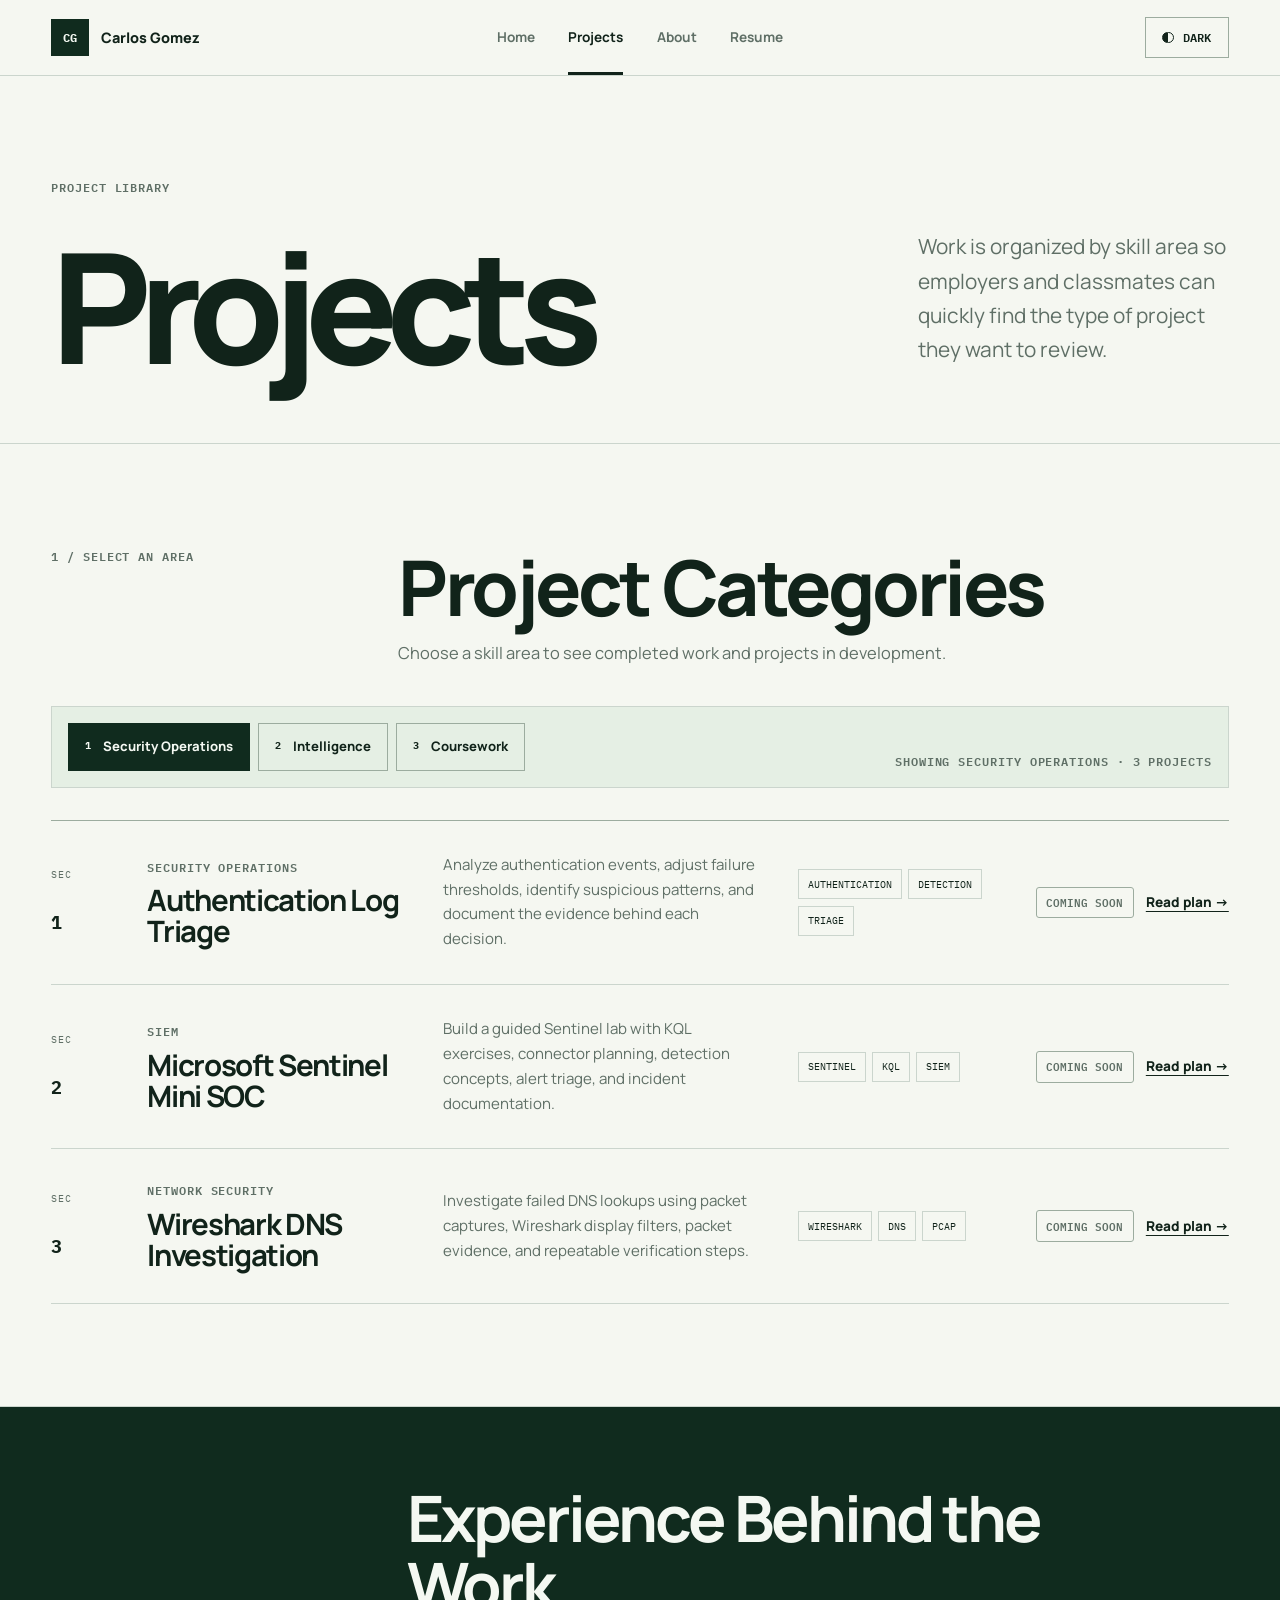
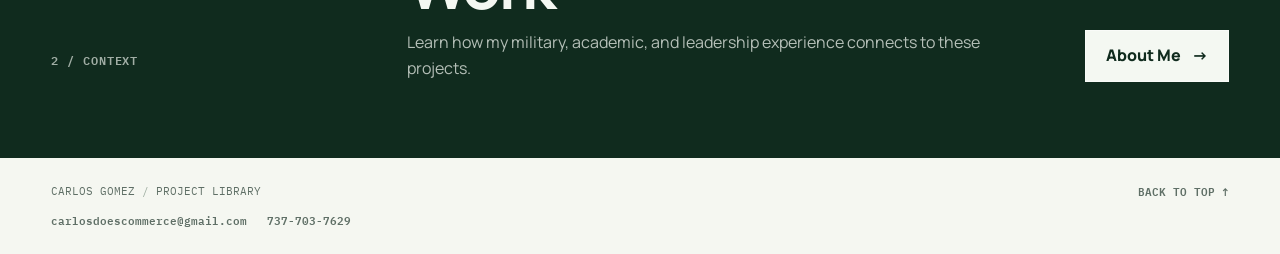
<file: projects.html>
<!DOCTYPE html>
<html lang="en" data-theme="light">
<head>
  <meta charset="UTF-8">
  <meta name="viewport" content="width=device-width, initial-scale=1.0">
  <meta name="description" content="Cybersecurity, intelligence analysis, and coursework projects by Carlos Gomez.">
  <title>Projects | Carlos Gomez</title>
  <link rel="preconnect" href="https://fonts.googleapis.com">
  <link rel="preconnect" href="https://fonts.gstatic.com" crossorigin>
  <link href="https://fonts.googleapis.com/css2?family=IBM+Plex+Mono:wght@400;500;600&amp;family=Manrope:wght@400;500;600;700;800&amp;display=swap" rel="stylesheet">
  <link rel="stylesheet" href="style.css">
  <script src="script.js" defer></script>
</head>
<body>
  <a class="skip-link" href="#main-content">Skip to content</a>

  <header class="site-header">
    <a class="wordmark" href="index.html" aria-label="Carlos Gomez home">
      <span class="wordmark-mark" aria-hidden="true">CG</span>
      <span class="wordmark-text">Carlos Gomez</span>
    </a>

    <nav class="site-nav" aria-label="Main navigation">
      <a href="index.html" data-nav="home">Home</a>
      <a href="projects.html" data-nav="projects">Projects</a>
      <a href="about.html" data-nav="about">About</a>
      <a href="resume.html" data-nav="resume">Resume</a>
    </nav>

    <button class="theme-button" id="theme-button" type="button" aria-label="Switch to dark theme">
      <span class="theme-dot" aria-hidden="true"></span>
      <span id="theme-label">Dark</span>
    </button>
  </header>

  <main id="main-content">
    <section class="page-hero reveal">
      <p class="eyebrow">Project library</p>
      <div class="page-hero-grid">
        <h1>Projects</h1>
        <p>Work is organized by skill area so employers and classmates can quickly find the type of project they want to review.</p>
      </div>
    </section>

    <section class="section project-library">
      <div class="section-heading compact reveal">
        <p class="section-kicker">1 / Select an area</p>
        <div>
          <h2>Project Categories</h2>
          <p>Choose a skill area to see completed work and projects in development.</p>
        </div>
      </div>

      <div class="filter-panel reveal" aria-label="Filter projects by skill area">
        <div class="project-filters" role="group" aria-label="Project categories">
          <button class="filter-button" type="button" data-filter="security" aria-pressed="true">
            <span>1</span> Security Operations
          </button>
          <button class="filter-button" type="button" data-filter="intelligence" aria-pressed="false">
            <span>2</span> Intelligence
          </button>
          <button class="filter-button" type="button" data-filter="coursework" aria-pressed="false">
            <span>3</span> Coursework
          </button>
        </div>
        <p class="filter-status" id="filter-status" aria-live="polite">Showing Security Operations · 3 projects</p>
      </div>

      <div class="project-collection" id="project-collection">
        <article class="library-project reveal" data-category="security">
          <div class="project-index"><span>SEC</span><strong>1</strong></div>
          <div class="project-title">
            <p>Security Operations</p>
            <h3>Authentication Log Triage</h3>
          </div>
          <p class="project-description">Analyze authentication events, adjust failure thresholds, identify suspicious patterns, and document the evidence behind each decision.</p>
          <ul class="tag-list" aria-label="Planned skills">
            <li>Authentication</li>
            <li>Detection</li>
            <li>Triage</li>
          </ul>
          <div class="planned-action"><span class="status-label">Coming Soon</span><a class="project-plan-link" href="project-plans.html#authentication">Read plan →</a></div>
        </article>

        <article class="library-project reveal" data-category="security">
          <div class="project-index"><span>SEC</span><strong>2</strong></div>
          <div class="project-title">
            <p>SIEM</p>
            <h3>Microsoft Sentinel Mini SOC</h3>
          </div>
          <p class="project-description">Build a guided Sentinel lab with KQL exercises, connector planning, detection concepts, alert triage, and incident documentation.</p>
          <ul class="tag-list" aria-label="Planned skills">
            <li>Sentinel</li>
            <li>KQL</li>
            <li>SIEM</li>
          </ul>
          <div class="planned-action"><span class="status-label">Coming Soon</span><a class="project-plan-link" href="project-plans.html#sentinel">Read plan →</a></div>
        </article>

        <article class="library-project reveal" data-category="security">
          <div class="project-index"><span>SEC</span><strong>3</strong></div>
          <div class="project-title">
            <p>Network Security</p>
            <h3>Wireshark DNS Investigation</h3>
          </div>
          <p class="project-description">Investigate failed DNS lookups using packet captures, Wireshark display filters, packet evidence, and repeatable verification steps.</p>
          <ul class="tag-list" aria-label="Planned skills">
            <li>Wireshark</li>
            <li>DNS</li>
            <li>PCAP</li>
          </ul>
          <div class="planned-action"><span class="status-label">Coming Soon</span><a class="project-plan-link" href="project-plans.html#wireshark">Read plan →</a></div>
        </article>

        <article class="library-project reveal" data-category="intelligence" hidden>
          <div class="project-index"><span>INT</span><strong>1</strong></div>
          <div class="project-title">
            <p>Intelligence Analysis</p>
            <h3>Incident Brief Workbench</h3>
          </div>
          <p class="project-description">Organize source records, assess reliability, separate confirmed facts from analytical judgments, and produce a structured brief.</p>
          <ul class="tag-list" aria-label="Planned skills">
            <li>Sources</li>
            <li>Reliability</li>
            <li>Reporting</li>
          </ul>
          <div class="planned-action"><span class="status-label">Coming Soon</span><a class="project-plan-link" href="project-plans.html#incident-brief">Read plan →</a></div>
        </article>

        <article class="library-project reveal" data-category="coursework" hidden>
          <div class="project-index"><span>CRS</span><strong>1</strong></div>
          <div class="project-title">
            <p>Information Organization · Case Study</p>
            <h3>5K Preparation Knowledge Base</h3>
          </div>
          <p class="project-description">A structured information collection covering training plans, recovery, nutrition, strength work, and race preparation.</p>
          <ul class="tag-list" aria-label="Technologies used">
            <li>Markdown</li>
            <li>Quartz</li>
            <li>GitHub Pages</li>
          </ul>
          <a class="project-action" href="knowledge-base-case-study.html">View case study →</a>
        </article>

        <article class="library-project reveal" data-category="coursework" hidden>
          <div class="project-index"><span>CRS</span><strong>2</strong></div>
          <div class="project-title">
            <p>Web Development</p>
            <h3>CMPA Course Portfolio</h3>
          </div>
          <p class="project-description">HTML, CSS, and JavaScript coursework covering responsive layouts, navigation, Git workflows, and deployment.</p>
          <ul class="tag-list" aria-label="Technologies used">
            <li>HTML</li>
            <li>CSS</li>
            <li>JavaScript</li>
          </ul>
          <a class="project-action" href="https://carlosgomezmurillo15-bit.github.io/yourcourseportfolioCAG1/" target="_blank" rel="noopener">Open project ↗</a>
        </article>

        <article class="library-project reveal" data-category="coursework" hidden>
          <div class="project-index"><span>CRS</span><strong>3</strong></div>
          <div class="project-title">
            <p>Information Curation</p>
            <h3>Army Technology Career Guide</h3>
          </div>
          <p class="project-description">An information curation project covering technology education, certifications, benefits, and career preparation for service members.</p>
          <ul class="tag-list" aria-label="Planned skills">
            <li>Research</li>
            <li>Curation</li>
            <li>Web</li>
          </ul>
          <span class="project-action is-label">In progress</span>
        </article>

        <article class="library-project reveal" data-category="coursework" hidden>
          <div class="project-index"><span>CRS</span><strong>4</strong></div>
          <div class="project-title">
            <p>Intelligence Coursework</p>
            <h3>Modernizing Military Intelligence</h3>
          </div>
          <p class="project-description">Academic analysis of the Army's transition toward data-driven, technology-enabled intelligence operations.</p>
          <ul class="tag-list" aria-label="Skills used">
            <li>Research</li>
            <li>Intelligence</li>
            <li>Briefing</li>
          </ul>
          <span class="project-action is-label">Coursework</span>
        </article>
      </div>

      <noscript>
        <p class="noscript-note">JavaScript is required to use the project-category filter.</p>
      </noscript>
    </section>

    <section class="contact-band reveal">
      <p class="section-kicker">2 / Context</p>
      <div>
        <h2>Experience Behind the Work</h2>
        <p>Learn how my military, academic, and leadership experience connects to these projects.</p>
      </div>
      <a class="button button-light" href="about.html">About Me <span aria-hidden="true">→</span></a>
    </section>
  </main>

  <footer class="site-footer">
    <div class="footer-identity">
      <p>Carlos Gomez <span>/</span> Project Library</p>
      <div class="footer-contact">
        <a href="mailto:carlosdoescommerce@gmail.com">carlosdoescommerce@gmail.com</a>
        <a href="tel:+17377037629">737-703-7629</a>
      </div>
    </div>
    <a href="#main-content">Back to top <span aria-hidden="true">↑</span></a>
  </footer>
</body>
</html>
</file>
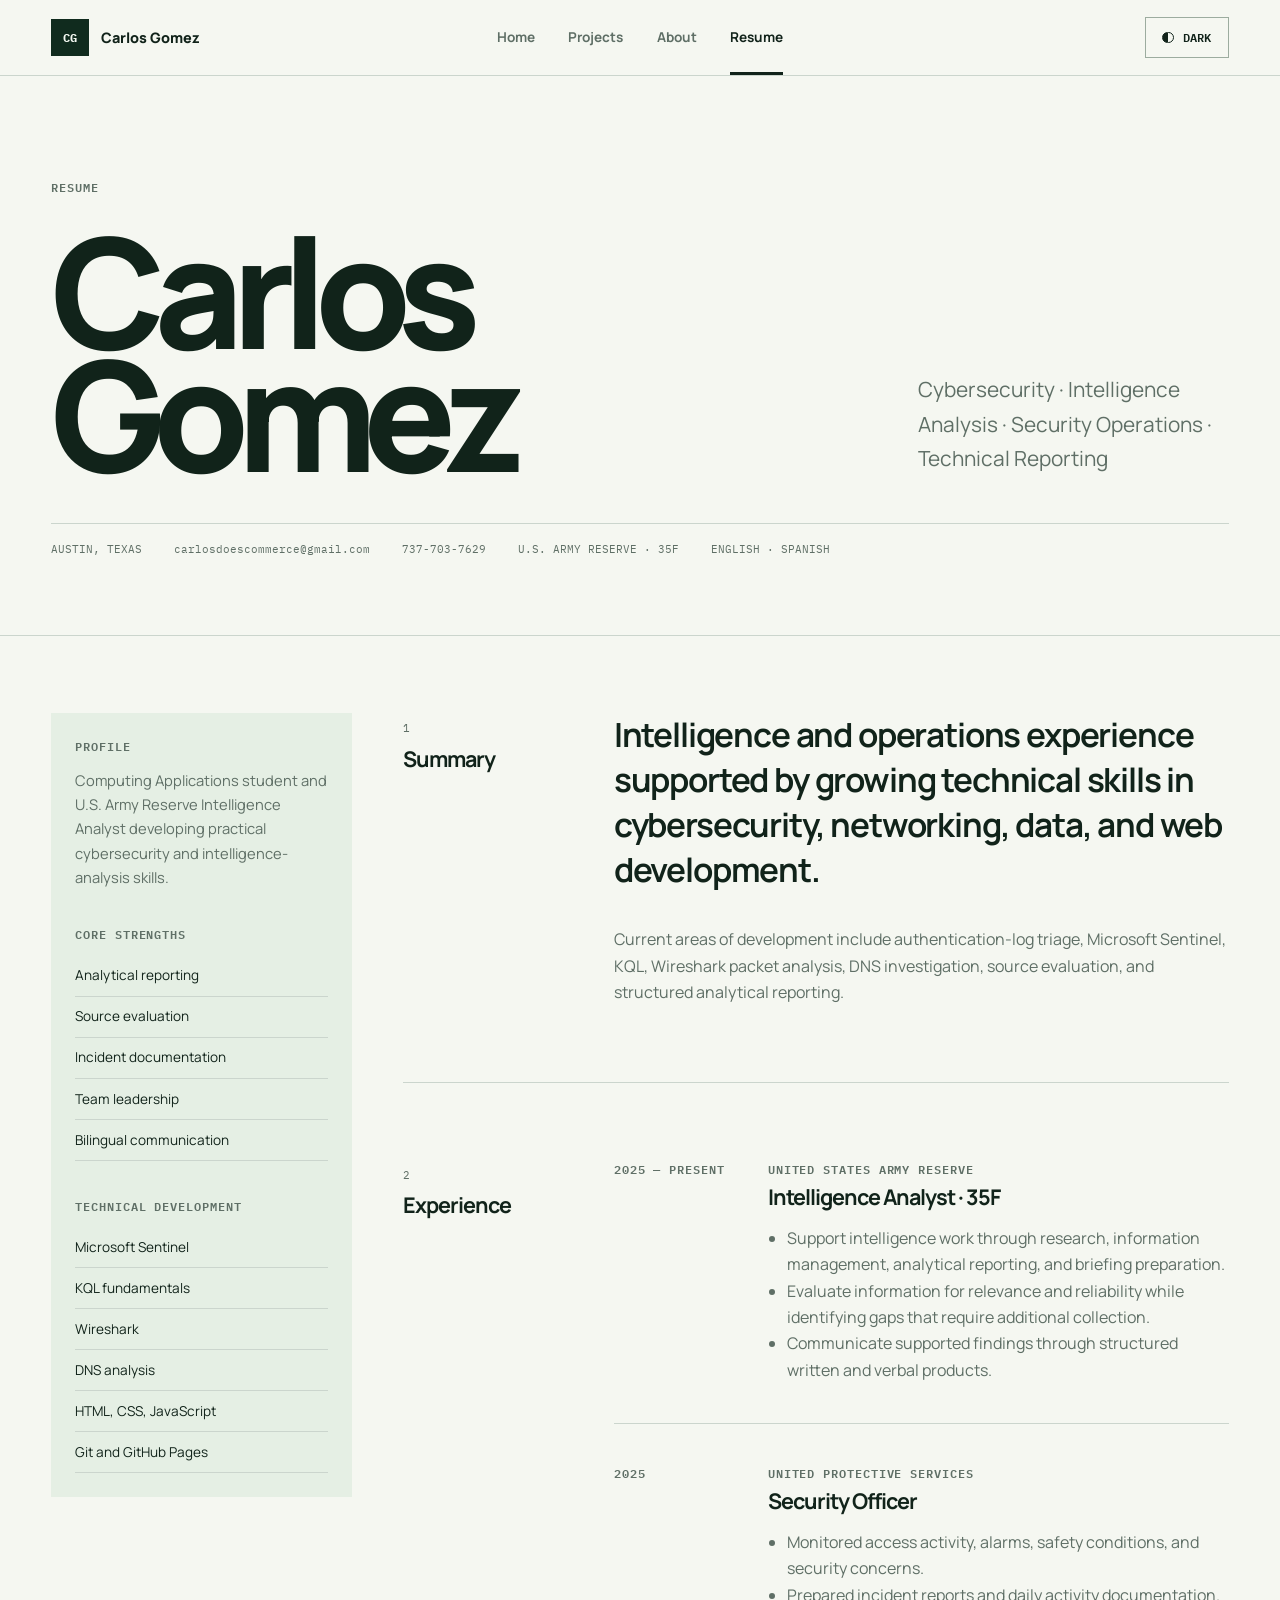
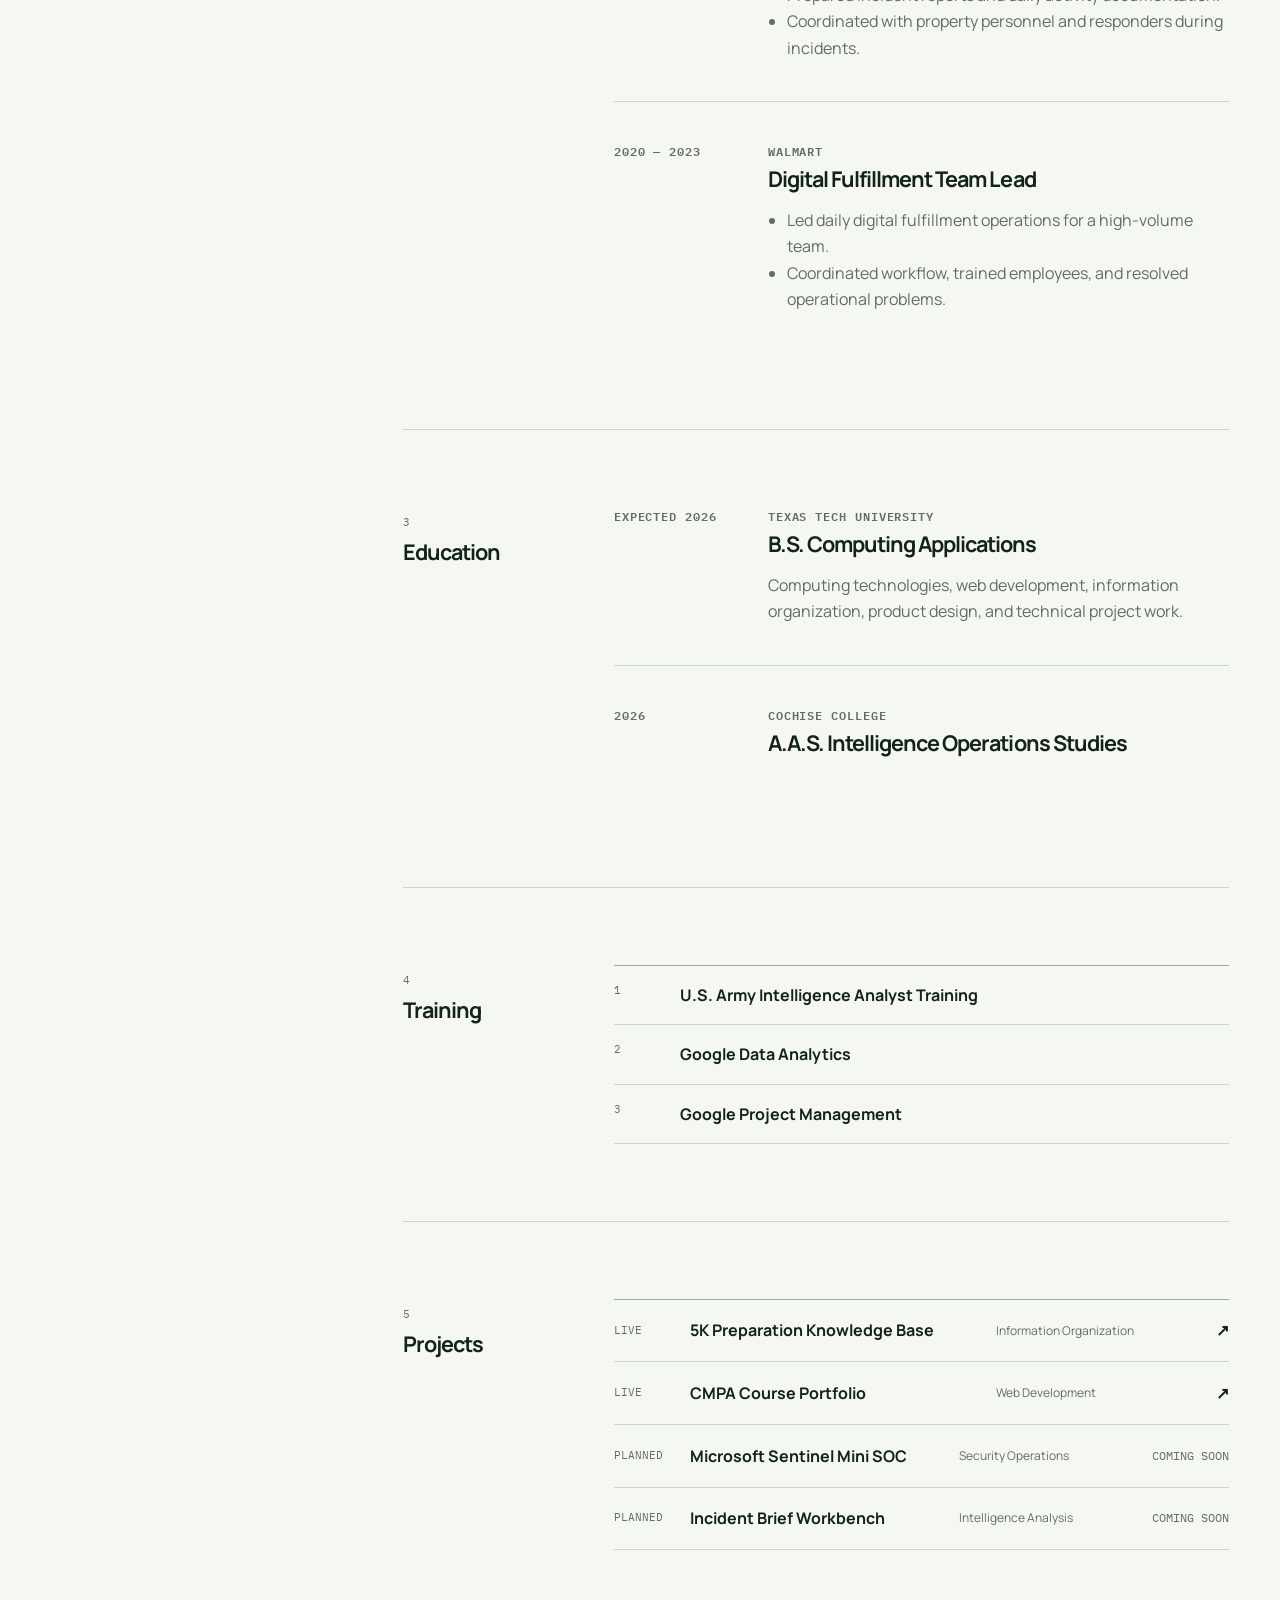
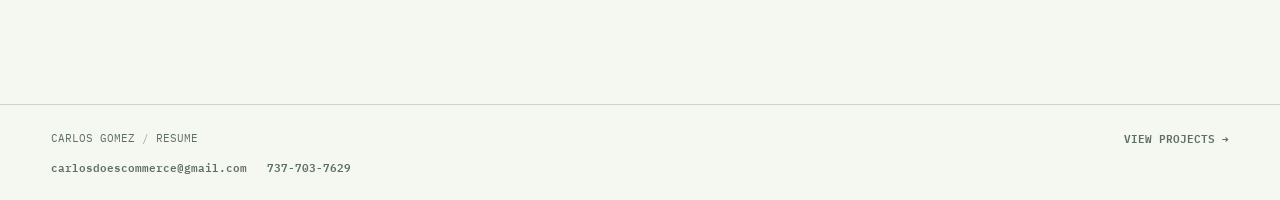
<file: resume.html>
<!DOCTYPE html>
<html lang="en" data-theme="light">
<head>
  <meta charset="UTF-8">
  <meta name="viewport" content="width=device-width, initial-scale=1.0">
  <meta name="description" content="Resume of Carlos Gomez, Computing Applications student and U.S. Army Reserve Intelligence Analyst.">
  <title>Resume | Carlos Gomez</title>
  <link rel="preconnect" href="https://fonts.googleapis.com">
  <link rel="preconnect" href="https://fonts.gstatic.com" crossorigin>
  <link href="https://fonts.googleapis.com/css2?family=IBM+Plex+Mono:wght@400;500;600&amp;family=Manrope:wght@400;500;600;700;800&amp;display=swap" rel="stylesheet">
  <link rel="stylesheet" href="style.css">
  <script src="script.js" defer></script>
</head>
<body>
  <a class="skip-link" href="#main-content">Skip to content</a>

  <header class="site-header">
    <a class="wordmark" href="index.html" aria-label="Carlos Gomez home">
      <span class="wordmark-mark" aria-hidden="true">CG</span>
      <span class="wordmark-text">Carlos Gomez</span>
    </a>

    <nav class="site-nav" aria-label="Main navigation">
      <a href="index.html" data-nav="home">Home</a>
      <a href="projects.html" data-nav="projects">Projects</a>
      <a href="about.html" data-nav="about">About</a>
      <a href="resume.html" data-nav="resume">Resume</a>
    </nav>

    <button class="theme-button" id="theme-button" type="button" aria-label="Switch to dark theme">
      <span class="theme-dot" aria-hidden="true"></span>
      <span id="theme-label">Dark</span>
    </button>
  </header>

  <main id="main-content">
    <section class="page-hero resume-hero reveal">
      <p class="eyebrow">Resume</p>
      <div class="page-hero-grid">
        <h1>Carlos Gomez</h1>
        <p>Cybersecurity · Intelligence Analysis · Security Operations · Technical Reporting</p>
      </div>
      <div class="resume-contact-line">
        <span>Austin, Texas</span>
        <a href="mailto:carlosdoescommerce@gmail.com">carlosdoescommerce@gmail.com</a>
        <a href="tel:+17377037629">737-703-7629</a>
        <span>U.S. Army Reserve · 35F</span>
        <span>English · Spanish</span>
      </div>
    </section>

    <div class="resume-layout">
      <aside class="resume-sidebar reveal" aria-label="Resume overview">
        <p class="section-kicker">Profile</p>
        <p>Computing Applications student and U.S. Army Reserve Intelligence Analyst developing practical cybersecurity and intelligence-analysis skills.</p>

        <p class="section-kicker">Core strengths</p>
        <ul class="plain-list">
          <li>Analytical reporting</li>
          <li>Source evaluation</li>
          <li>Incident documentation</li>
          <li>Team leadership</li>
          <li>Bilingual communication</li>
        </ul>

        <p class="section-kicker">Technical development</p>
        <ul class="plain-list">
          <li>Microsoft Sentinel</li>
          <li>KQL fundamentals</li>
          <li>Wireshark</li>
          <li>DNS analysis</li>
          <li>HTML, CSS, JavaScript</li>
          <li>Git and GitHub Pages</li>
        </ul>
      </aside>

      <div class="resume-main">
        <section class="resume-section reveal">
          <div class="resume-section-title">
            <span>1</span>
            <h2>Summary</h2>
          </div>
          <div class="resume-section-content">
            <p class="large-copy">Intelligence and operations experience supported by growing technical skills in cybersecurity, networking, data, and web development.</p>
            <p>Current areas of development include authentication-log triage, Microsoft Sentinel, KQL, Wireshark packet analysis, DNS investigation, source evaluation, and structured analytical reporting.</p>
          </div>
        </section>

        <section class="resume-section reveal">
          <div class="resume-section-title">
            <span>2</span>
            <h2>Experience</h2>
          </div>
          <div class="resume-section-content timeline">
            <article class="timeline-entry">
              <p class="timeline-date">2025 — Present</p>
              <div>
                <p class="timeline-org">United States Army Reserve</p>
                <h3>Intelligence Analyst · 35F</h3>
                <ul>
                  <li>Support intelligence work through research, information management, analytical reporting, and briefing preparation.</li>
                  <li>Evaluate information for relevance and reliability while identifying gaps that require additional collection.</li>
                  <li>Communicate supported findings through structured written and verbal products.</li>
                </ul>
              </div>
            </article>

            <article class="timeline-entry">
              <p class="timeline-date">2025</p>
              <div>
                <p class="timeline-org">United Protective Services</p>
                <h3>Security Officer</h3>
                <ul>
                  <li>Monitored access activity, alarms, safety conditions, and security concerns.</li>
                  <li>Prepared incident reports and daily activity documentation.</li>
                  <li>Coordinated with property personnel and responders during incidents.</li>
                </ul>
              </div>
            </article>

            <article class="timeline-entry">
              <p class="timeline-date">2020 — 2023</p>
              <div>
                <p class="timeline-org">Walmart</p>
                <h3>Digital Fulfillment Team Lead</h3>
                <ul>
                  <li>Led daily digital fulfillment operations for a high-volume team.</li>
                  <li>Coordinated workflow, trained employees, and resolved operational problems.</li>
                </ul>
              </div>
            </article>
          </div>
        </section>

        <section class="resume-section reveal">
          <div class="resume-section-title">
            <span>3</span>
            <h2>Education</h2>
          </div>
          <div class="resume-section-content timeline">
            <article class="timeline-entry compact-entry">
              <p class="timeline-date">Expected 2026</p>
              <div>
                <p class="timeline-org">Texas Tech University</p>
                <h3>B.S. Computing Applications</h3>
                <p>Computing technologies, web development, information organization, product design, and technical project work.</p>
              </div>
            </article>
            <article class="timeline-entry compact-entry">
              <p class="timeline-date">2026</p>
              <div>
                <p class="timeline-org">Cochise College</p>
                <h3>A.A.S. Intelligence Operations Studies</h3>
              </div>
            </article>
          </div>
        </section>

        <section class="resume-section reveal">
          <div class="resume-section-title">
            <span>4</span>
            <h2>Training</h2>
          </div>
          <div class="resume-section-content credential-list">
            <div><span>1</span><strong>U.S. Army Intelligence Analyst Training</strong></div>
            <div><span>2</span><strong>Google Data Analytics</strong></div>
            <div><span>3</span><strong>Google Project Management</strong></div>
          </div>
        </section>

        <section class="resume-section reveal">
          <div class="resume-section-title">
            <span>5</span>
            <h2>Projects</h2>
          </div>
          <div class="resume-section-content resume-projects">
            <a href="https://carlosgomezmurillo15-bit.github.io/gomezknowledgebase/" target="_blank" rel="noopener">
              <span>Live</span>
              <strong>5K Preparation Knowledge Base</strong>
              <small>Information Organization</small>
              <b aria-hidden="true">↗</b>
            </a>
            <a href="https://carlosgomezmurillo15-bit.github.io/yourcourseportfolioCAG1/" target="_blank" rel="noopener">
              <span>Live</span>
              <strong>CMPA Course Portfolio</strong>
              <small>Web Development</small>
              <b aria-hidden="true">↗</b>
            </a>
            <div>
              <span>Planned</span>
              <strong>Microsoft Sentinel Mini SOC</strong>
              <small>Security Operations</small>
              <em>Coming Soon</em>
            </div>
            <div>
              <span>Planned</span>
              <strong>Incident Brief Workbench</strong>
              <small>Intelligence Analysis</small>
              <em>Coming Soon</em>
            </div>
          </div>
        </section>
      </div>
    </div>
  </main>

  <footer class="site-footer">
    <div class="footer-identity">
      <p>Carlos Gomez <span>/</span> Resume</p>
      <div class="footer-contact">
        <a href="mailto:carlosdoescommerce@gmail.com">carlosdoescommerce@gmail.com</a>
        <a href="tel:+17377037629">737-703-7629</a>
      </div>
    </div>
    <a href="projects.html">View projects <span aria-hidden="true">→</span></a>
  </footer>
</body>
</html>
</file>
<file: style.css>
:root{color-scheme:light;--page:#f5f7f1;--surface:#ffffff;--surface-soft:#e5efe4;--accent:#b9e6ba;--accent-strong:#7fcf92;--ink:#11231a;--muted:#5f6f66;--line:#cbd5cd;--line-strong:#9cac9f;--inverse:#102b1e;--inverse-ink:#f4f8f2;--shadow:0 18px 50px rgba(26,57,39,0.09);--max-width:1440px;--gutter:clamp(1.25rem,4vw,4.5rem)}
html[data-theme="dark"]{color-scheme:dark;--page:#101713;--surface:#172019;--surface-soft:#1c2b21;--accent:#477a56;--accent-strong:#9bd6a6;--ink:#edf4ed;--muted:#a7b5aa;--line:#34443a;--line-strong:#617368;--inverse:#c7eacb;--inverse-ink:#102117;--shadow:0 18px 50px rgba(0,0,0,0.22)}
*{box-sizing:border-box}
html{scroll-behavior:smooth}
body{margin:0;background:var(--page);color:var(--ink);font-family:"Manrope",Arial,sans-serif;font-size:1rem;line-height:1.65;-webkit-font-smoothing:antialiased}
button,a{font:inherit}
a{color:inherit}
button{color:inherit}
img{display:block;max-width:100%}
h1,h2,h3,p,dl,dd,ul{margin-top:0}
h1,h2,h3{letter-spacing:-0.045em;line-height:1.05}
p:last-child,ul:last-child,dl:last-child{margin-bottom:0}
::selection{background:var(--accent);color:#102117}
[hidden]{display:none !important}
:focus-visible{outline:3px solid var(--accent-strong);outline-offset:4px}
.skip-link{position:fixed;z-index:1000;top:0.75rem;left:0.75rem;padding:0.75rem 1rem;background:var(--inverse);color:var(--inverse-ink);font-weight:700;text-decoration:none;transform:translateY(-150%);transition:transform 180ms ease}
.skip-link:focus{transform:translateY(0)}
.site-header,main,.site-footer{width:min(100%,var(--max-width));margin-inline:auto}
.site-header{position:sticky;z-index:100;top:0;display:grid;grid-template-columns:1fr auto 1fr;min-height:76px;align-items:center;gap:2rem;padding-inline:var(--gutter);border-bottom:1px solid var(--line);background:color-mix(in srgb,var(--page) 92%,transparent);backdrop-filter:blur(16px)}
.wordmark{display:inline-flex;width:max-content;align-items:center;gap:0.75rem;font-weight:800;text-decoration:none}
.wordmark-mark{display:grid;width:2.35rem;height:2.35rem;place-items:center;background:var(--inverse);color:var(--inverse-ink);font-family:"IBM Plex Mono",monospace;font-size:0.72rem;letter-spacing:-0.04em}
.wordmark-text{font-size:0.9rem}
.site-nav{display:flex;align-items:center;gap:clamp(1rem,2.6vw,2.5rem)}
.site-nav a{position:relative;padding-block:1.6rem;color:var(--muted);font-size:0.85rem;font-weight:700;text-decoration:none}
.site-nav a::after{position:absolute;right:0;bottom:-1px;left:0;height:3px;background:var(--ink);content:"";transform:scaleX(0);transform-origin:right;transition:transform 180ms ease}
.site-nav a:hover,.site-nav a.active,.site-nav a[aria-current="page"]{color:var(--ink)}
.site-nav a:hover::after,.site-nav a.active::after,.site-nav a[aria-current="page"]::after{transform:scaleX(1);transform-origin:left}
.theme-button{display:inline-flex;justify-self:end;align-items:center;gap:0.6rem;min-width:5.25rem;justify-content:center;padding:0.65rem 0.85rem;border:1px solid var(--line-strong);background:transparent;cursor:pointer;font-family:"IBM Plex Mono",monospace;font-size:0.72rem;font-weight:600;text-transform:uppercase}
.theme-button:hover{background:var(--surface-soft)}
.theme-dot{width:0.7rem;height:0.7rem;border:1px solid currentColor;border-radius:50%;background:linear-gradient(90deg,currentColor 50%,transparent 50%)}
.eyebrow,.section-kicker,.path-label,.project-title>p,.work-card-top,.profile-topline,.filter-status,.timeline-date,.timeline-org{font-family:"IBM Plex Mono",monospace;font-size:0.72rem;font-weight:600;letter-spacing:0.08em;text-transform:uppercase}
.eyebrow,.section-kicker{color:var(--muted)}
.button,.text-link,.card-link,.wide-link,.project-action{display:inline-flex;align-items:center;justify-content:center;gap:0.65rem;font-weight:800;text-decoration:none}
.button{min-height:3.25rem;padding-inline:1.25rem;border:1px solid transparent}
.button-primary{background:var(--inverse);color:var(--inverse-ink)}
.button-primary:hover{background:var(--accent-strong);color:#102117}
.button-light{border-color:rgba(255,255,255,0.42);background:var(--inverse-ink);color:var(--inverse)}
.button-light:hover{background:var(--accent);color:#102117}
.text-link{border-bottom:1px solid var(--line-strong);padding-block:0.65rem}
.text-link:hover{border-color:var(--ink)}
.home-hero{display:grid;grid-template-columns:minmax(0,1.65fr) minmax(320px,0.75fr);min-height:650px;border-bottom:1px solid var(--line)}
.hero-copy{display:flex;flex-direction:column;justify-content:center;padding:clamp(4.5rem,9vw,8.5rem) var(--gutter) clamp(4rem,7vw,6rem)}
.hero-copy .eyebrow{margin-bottom:2rem}
.hero-copy h1{max-width:920px;margin-bottom:2rem;font-size:clamp(4.3rem,10vw,9.2rem);font-weight:800;letter-spacing:-0.075em;line-height:0.78}
.hero-role{max-width:760px;margin-bottom:1rem;font-size:clamp(1.35rem,2.3vw,2.1rem);font-weight:650;letter-spacing:-0.035em;line-height:1.25}
.hero-summary{max-width:660px;margin-bottom:2rem;color:var(--muted);font-size:1.05rem}
.hero-actions{display:flex;flex-wrap:wrap;align-items:center;gap:1.5rem}
.hero-profile{display:flex;flex-direction:column;min-height:100%;padding:1.4rem;border-left:1px solid var(--line);background:var(--surface-soft)}
.profile-topline{display:flex;justify-content:space-between;gap:1rem;color:var(--muted)}
.status{display:inline-flex;align-items:center;gap:0.45rem;color:var(--ink)}
.status>span{width:0.55rem;height:0.55rem;border-radius:50%;background:#4cae69;box-shadow:0 0 0 4px color-mix(in srgb,#4cae69 20%,transparent)}
.profile-monogram{display:grid;flex:1;min-height:260px;place-items:center;color:color-mix(in srgb,var(--ink) 86%,transparent);font-size:clamp(6rem,12vw,11rem);font-weight:800;letter-spacing:-0.1em}
.profile-photo{width:100%;height:clamp(270px,29vw,390px);margin:1.25rem 0;object-fit:cover;object-position:center 34%;filter:saturate(0.82)}
.focus-icon{width:2.3rem;height:2.3rem;margin-bottom:0.75rem;object-fit:contain}
.focus-icon-ttu{padding:0.25rem;background:#fff}
.profile-facts{display:grid;margin-bottom:0;border-top:1px solid var(--line-strong)}
.profile-facts div{display:grid;grid-template-columns:0.8fr 1.2fr;gap:1rem;padding-block:0.9rem;border-bottom:1px solid var(--line)}
.profile-facts dt{color:var(--muted);font-family:"IBM Plex Mono",monospace;font-size:0.68rem;text-transform:uppercase}
.profile-facts dd{margin:0;font-size:0.84rem;font-weight:750;text-align:right}
.section{padding:clamp(4.5rem,8vw,8rem) var(--gutter);border-bottom:1px solid var(--line)}
.section-heading{display:grid;grid-template-columns:minmax(150px,0.55fr) minmax(0,1.45fr);gap:2rem;margin-bottom:clamp(2.75rem,6vw,5rem)}
.section-heading.compact{margin-bottom:2.5rem}
.section-heading h2{margin-bottom:0.7rem;font-size:clamp(2.8rem,6vw,5.6rem);font-weight:750}
.section-heading>div>p{max-width:650px;margin-bottom:0;color:var(--muted);font-size:1.03rem}
.path-list{border-top:1px solid var(--line-strong)}
.path-row{display:grid;grid-template-columns:55px minmax(230px,0.9fr) minmax(260px,1.1fr) 35px;gap:2rem;align-items:center;padding:2rem 0;border-bottom:1px solid var(--line);text-decoration:none;transition:background 180ms ease,padding 180ms ease}
.path-row:hover{padding-inline:1.25rem;background:var(--surface-soft)}
.path-number,.path-arrow{font-family:"IBM Plex Mono",monospace;font-size:0.78rem}
.path-label{margin-bottom:0.55rem;color:var(--muted)}
.path-row h3{margin-bottom:0;font-size:clamp(1.5rem,3vw,2.4rem)}
.path-row>p{margin-bottom:0;color:var(--muted)}
.path-arrow{justify-self:end;font-size:1.2rem;transition:transform 180ms ease}
.path-row:hover .path-arrow{transform:translate(3px,-3px)}
.work-section{background:var(--surface)}
.work-grid{display:grid;grid-template-columns:repeat(3,minmax(0,1fr));border-top:1px solid var(--line-strong);border-left:1px solid var(--line)}
.work-card{display:flex;min-height:420px;flex-direction:column;padding:clamp(1.4rem,3vw,2.25rem);border-right:1px solid var(--line);border-bottom:1px solid var(--line);background:var(--surface)}
.work-card.featured{background:var(--surface-soft)}
.work-card-top{display:flex;justify-content:space-between;gap:1rem;margin-bottom:auto;color:var(--muted)}
.work-card h3{margin:4rem 0 1rem;font-size:clamp(1.65rem,3vw,2.3rem)}
.work-card>p{color:var(--muted)}
.tag-list{display:flex;flex-wrap:wrap;gap:0.4rem;margin:1rem 0 1.75rem;padding:0;list-style:none}
.tag-list li{padding:0.35rem 0.55rem;border:1px solid var(--line);font-family:"IBM Plex Mono",monospace;font-size:0.65rem;text-transform:uppercase}
.card-link{width:fit-content;margin-top:auto;padding-bottom:0.25rem;border:0;border-bottom:1px solid currentColor;background:transparent;cursor:pointer;font-size:0.85rem}
.is-disabled{color:var(--muted);cursor:not-allowed;opacity:0.72}
.wide-link{width:100%;justify-content:space-between;margin-top:1.25rem;padding:1.2rem 0;border-bottom:1px solid var(--line-strong)}
.wide-link:hover{padding-inline:1rem;background:var(--surface-soft)}
.capability-grid{display:grid;grid-template-columns:repeat(4,minmax(0,1fr));border-top:1px solid var(--line-strong);border-left:1px solid var(--line)}
.capability-grid>div{min-height:265px;padding:1.5rem;border-right:1px solid var(--line);border-bottom:1px solid var(--line)}
.capability-grid span,.strength-item>span{color:var(--muted);font-family:"IBM Plex Mono",monospace;font-size:0.72rem}
.capability-grid h3{margin:5rem 0 1rem;font-size:1.45rem}
.capability-grid p{color:var(--muted);font-size:0.92rem}
.contact-band{display:grid;grid-template-columns:minmax(150px,0.55fr) minmax(0,1.1fr) auto;gap:2rem;align-items:end;padding:clamp(3.5rem,6vw,6rem) var(--gutter);background:var(--inverse);color:var(--inverse-ink)}
.contact-band .section-kicker{color:color-mix(in srgb,var(--inverse-ink) 64%,transparent)}
.contact-band h2{margin-bottom:0.65rem;font-size:clamp(2.4rem,5vw,4.6rem)}
.contact-band p:last-child{max-width:630px;color:color-mix(in srgb,var(--inverse-ink) 72%,transparent)}
.page-hero{padding:clamp(4.5rem,8vw,8rem) var(--gutter) clamp(3.5rem,6vw,6rem);border-bottom:1px solid var(--line)}
.page-hero .eyebrow{margin-bottom:2rem}
.page-hero-grid{display:grid;grid-template-columns:minmax(0,1.45fr) minmax(300px,0.55fr);gap:3rem;align-items:end}
.page-hero h1{margin-bottom:0;font-size:clamp(4.5rem,12vw,10rem);font-weight:800;letter-spacing:-0.08em;line-height:0.8}
.page-hero-grid>p{max-width:540px;margin-bottom:0;color:var(--muted);font-size:clamp(1rem,1.8vw,1.3rem)}
.filter-panel{display:grid;grid-template-columns:1fr auto;gap:1.5rem;align-items:end;margin-bottom:2rem;padding:1rem;border:1px solid var(--line);background:var(--surface-soft)}
.project-filters{display:flex;flex-wrap:wrap;gap:0.5rem}
.filter-button{display:inline-flex;align-items:center;gap:0.75rem;min-height:3rem;padding-inline:1rem;border:1px solid var(--line-strong);background:transparent;cursor:pointer;font-size:0.82rem;font-weight:750}
.filter-button span{font-family:"IBM Plex Mono",monospace;font-size:0.64rem}
.filter-button:hover{background:var(--surface)}
.filter-button.active,.filter-button[aria-pressed="true"]{border-color:var(--inverse);background:var(--inverse);color:var(--inverse-ink)}
.filter-status{margin-bottom:0.75rem;color:var(--muted);text-align:right}
.project-collection{border-top:1px solid var(--line-strong)}
.library-project{display:grid;grid-template-columns:64px minmax(220px,0.9fr) minmax(260px,1.1fr) minmax(180px,0.7fr) auto;gap:clamp(1rem,2.5vw,2.2rem);align-items:center;padding:2rem 0;border-bottom:1px solid var(--line)}
.project-index{display:flex;min-height:70px;flex-direction:column;justify-content:space-between;font-family:"IBM Plex Mono",monospace}
.project-index span{color:var(--muted);font-size:0.62rem;letter-spacing:0.08em}
.project-index strong{font-size:1.1rem}
.project-title>p{margin-bottom:0.55rem;color:var(--muted)}
.project-title h3{margin-bottom:0;font-size:clamp(1.35rem,2.3vw,2rem)}
.project-description{margin-bottom:0;color:var(--muted);font-size:0.94rem}
.library-project .tag-list{margin:0}
.project-action{min-width:7.75rem;min-height:2.7rem;padding-inline:0.85rem;border:1px solid var(--line-strong);background:transparent;font-size:0.74rem;white-space:nowrap}
.project-action:not(.is-disabled):not(.is-label):hover{border-color:var(--inverse);background:var(--inverse);color:var(--inverse-ink)}
.project-action.is-label{color:var(--muted)}
.noscript-note{margin-top:1rem;padding:1rem;border:1px solid #a95d4e;color:#8a4538}
.about-profile{display:grid;grid-template-columns:minmax(240px,0.65fr) minmax(0,1.35fr);gap:clamp(3rem,8vw,8rem)}
.about-aside{display:flex;flex-direction:column;padding:1.4rem;background:var(--surface-soft)}
.about-monogram{display:grid;min-height:260px;place-items:center;font-size:clamp(6rem,13vw,10rem);font-weight:800;letter-spacing:-0.1em}
.about-photo{width:100%;aspect-ratio:1;margin:1.2rem 0;object-fit:cover;object-position:center 30%}
.planned-action{display:flex;flex-wrap:wrap;align-items:center;gap:0.75rem}
.status-label{display:inline-block;width:fit-content;padding:0.35rem 0.6rem;border:1px solid var(--line-strong);border-radius:3px;color:var(--muted);font-family:"IBM Plex Mono",monospace;font-size:0.7rem;font-weight:600;white-space:nowrap;text-transform:uppercase}
.project-plan-link{font-size:0.85rem;font-weight:800;text-decoration:underline;text-underline-offset:0.25rem}
.project-plan-link:hover{color:var(--accent-strong)}
.library-project .planned-action{grid-column:5}
.about-aside dl{margin-bottom:0;border-top:1px solid var(--line-strong)}
.about-aside dl div{display:flex;justify-content:space-between;gap:1rem;padding-block:0.8rem;border-bottom:1px solid var(--line)}
.about-aside dt{color:var(--muted);font-family:"IBM Plex Mono",monospace;font-size:0.67rem;text-transform:uppercase}
.about-aside dd{margin:0;font-size:0.8rem;font-weight:700;text-align:right}
.about-story{align-self:center;max-width:800px}
.about-story h2{margin-bottom:2rem;font-size:clamp(2.8rem,6vw,5.4rem)}
.large-copy{color:var(--ink);font-size:clamp(1.35rem,2.6vw,2.1rem);font-weight:650;letter-spacing:-0.035em;line-height:1.35}
.about-story>p:not(.large-copy),.resume-section-content>p:not(.large-copy){color:var(--muted)}
.strength-grid{display:grid;grid-template-columns:repeat(2,minmax(0,1fr));border-top:1px solid var(--line-strong);border-left:1px solid var(--line)}
.strength-item{min-height:250px;padding:clamp(1.5rem,3vw,2.25rem);border-right:1px solid var(--line);border-bottom:1px solid var(--line)}
.strength-item h3{margin:3.5rem 0 0.8rem;font-size:1.8rem}
.strength-item p{max-width:460px;color:var(--muted)}
.focus-board{background:var(--surface)}
.focus-board-grid{display:grid;grid-template-columns:repeat(3,minmax(0,1fr));border-top:1px solid var(--line-strong);border-left:1px solid var(--line)}
.focus-board-grid>div{padding:1.75rem;border-right:1px solid var(--line);border-bottom:1px solid var(--line)}
.focus-board-grid>div>p{font-size:1.15rem;font-weight:800}
.focus-board-grid ul{margin-bottom:0;padding-left:1.2rem;color:var(--muted)}
.resume-contact-line{display:flex;flex-wrap:wrap;gap:0.7rem 2rem;margin-top:3rem;padding-top:1rem;border-top:1px solid var(--line);color:var(--muted);font-family:"IBM Plex Mono",monospace;font-size:0.7rem;text-transform:uppercase}
.resume-layout{display:grid;grid-template-columns:minmax(240px,0.55fr) minmax(0,1.45fr);border-bottom:1px solid var(--line)}
.resume-sidebar{align-self:start;position:sticky;top:110px;margin:clamp(3rem,6vw,6rem) 0 clamp(3rem,6vw,6rem) var(--gutter);padding:1.5rem;background:var(--surface-soft)}
.resume-sidebar>p:not(.section-kicker){margin-bottom:2.25rem;color:var(--muted);font-size:0.92rem}
.resume-sidebar .section-kicker:not(:first-child){margin-top:2.25rem}
.plain-list{margin:0;padding:0;list-style:none}
.plain-list li{padding:0.55rem 0;border-bottom:1px solid var(--line);font-size:0.85rem}
.resume-main{padding:clamp(3rem,6vw,6rem) var(--gutter)}
.resume-section{display:grid;grid-template-columns:minmax(150px,0.45fr) minmax(0,1.55fr);gap:2rem;padding:0 0 clamp(3.5rem,6vw,5.5rem)}
.resume-section + .resume-section{padding-top:clamp(3.5rem,6vw,5.5rem);border-top:1px solid var(--line)}
.resume-section-title span{color:var(--muted);font-family:"IBM Plex Mono",monospace;font-size:0.7rem}
.resume-section-title h2{margin:0.5rem 0 0;font-size:1.35rem}
.timeline-entry{display:grid;grid-template-columns:130px minmax(0,1fr);gap:1.5rem;padding-bottom:2.5rem}
.timeline-entry + .timeline-entry{padding-top:2.5rem;border-top:1px solid var(--line)}
.timeline-date,.timeline-org{color:var(--muted)}
.timeline-org{margin-bottom:0.45rem}
.timeline-entry h3{margin-bottom:1rem;font-size:1.35rem}
.timeline-entry ul{margin-bottom:0;padding-left:1.2rem;color:var(--muted)}
.compact-entry p:last-child{color:var(--muted)}
.credential-list{display:grid;border-top:1px solid var(--line-strong)}
.credential-list>div{display:grid;grid-template-columns:50px 1fr;gap:1rem;padding:1rem 0;border-bottom:1px solid var(--line)}
.credential-list span,.resume-projects span{color:var(--muted);font-family:"IBM Plex Mono",monospace;font-size:0.68rem;text-transform:uppercase}
.resume-projects{border-top:1px solid var(--line-strong)}
.resume-projects>a,.resume-projects>div{display:grid;grid-template-columns:60px minmax(200px,1fr) minmax(140px,0.7fr) auto;gap:1rem;align-items:center;padding:1.1rem 0;border-bottom:1px solid var(--line);text-decoration:none}
.resume-projects>a:hover{padding-inline:0.75rem;background:var(--surface-soft)}
.resume-projects small,.resume-projects em{color:var(--muted);font-size:0.75rem;font-style:normal}
.resume-projects em{font-family:"IBM Plex Mono",monospace;text-transform:uppercase}
.site-footer{display:flex;justify-content:space-between;align-items:flex-start;gap:1.5rem;padding:1.5rem var(--gutter);color:var(--muted);font-family:"IBM Plex Mono",monospace;font-size:0.7rem;text-transform:uppercase}
.site-footer p{margin-bottom:0}
.footer-identity{display:grid;gap:0.65rem}
.footer-contact{display:flex;flex-wrap:wrap;gap:0.45rem 1.25rem}
.footer-contact a,.resume-contact-line a{text-decoration:none;text-transform:none}
.footer-contact a:hover,.resume-contact-line a:hover{color:var(--ink);text-decoration:underline;text-underline-offset:0.25rem}
.site-footer p span{color:var(--line-strong)}
.site-footer a{font-weight:600;text-decoration:none}
.site-footer a:hover{color:var(--ink)}
.js .reveal{opacity:0;transform:translateY(18px);transition:opacity 600ms ease,transform 600ms ease}
.js .reveal.is-visible{opacity:1;transform:none}
@media (max-width:1050px){.site-header{grid-template-columns:1fr auto}
.site-nav{grid-column:1 / -1;grid-row:2;justify-content:center;border-top:1px solid var(--line)}
.site-nav a{padding-block:0.9rem}
.home-hero{grid-template-columns:minmax(0,1.25fr) minmax(280px,0.75fr)}
.work-grid{grid-template-columns:repeat(2,minmax(0,1fr))}
.work-card:last-child{grid-column:1 / -1;min-height:340px}
.capability-grid{grid-template-columns:repeat(2,minmax(0,1fr))}
.library-project{grid-template-columns:55px minmax(200px,0.8fr) minmax(250px,1.2fr) auto}
.library-project .tag-list{grid-column:2 / 4}
.project-action{grid-column:4;grid-row:1 / 3}
.resume-layout{grid-template-columns:280px minmax(0,1fr)}
.resume-section{grid-template-columns:1fr}
}
@media (max-width:760px){:root{--gutter:1.2rem}
.site-header{gap:0.8rem 1rem;min-height:68px}
.wordmark-text{display:none}
.theme-button{min-width:4.8rem}
.site-nav{justify-content:flex-start;gap:1.4rem;overflow-x:auto}
.site-nav a{flex:0 0 auto}
.home-hero{grid-template-columns:1fr;min-height:auto}
.hero-copy{padding-top:4rem}
.hero-copy h1{font-size:clamp(4rem,22vw,6.8rem)}
.hero-profile{min-height:430px;border-top:1px solid var(--line);border-left:0}
.profile-monogram{min-height:210px}
.section-heading,.contact-band,.page-hero-grid,.about-profile,.resume-layout{grid-template-columns:1fr}
.section-heading{gap:1rem}
.section-heading h2{font-size:clamp(2.6rem,14vw,4.4rem)}
.path-row{grid-template-columns:40px minmax(0,1fr) 28px;gap:1rem;align-items:start}
.path-row>p{grid-column:2 / 4}
.path-arrow{grid-column:3;grid-row:1}
.work-grid,.capability-grid,.strength-grid,.focus-board-grid{grid-template-columns:1fr}
.work-card,.work-card:last-child{grid-column:auto;min-height:360px}
.capability-grid>div{min-height:220px}
.contact-band{align-items:start}
.contact-band .button{width:100%}
.page-hero{padding-top:4.5rem}
.page-hero-grid{gap:2rem}
.page-hero h1{font-size:clamp(4.4rem,23vw,7rem)}
.resume-hero h1{font-size:clamp(3.5rem,18vw,6rem);line-height:0.9}
.filter-panel{grid-template-columns:1fr;align-items:start}
.project-filters{display:grid;grid-template-columns:1fr}
.filter-button{justify-content:flex-start}
.filter-status{margin:0;text-align:left}
.library-project{grid-template-columns:45px minmax(0,1fr);gap:1rem;padding:1.75rem 0}
.project-index{grid-row:1 / 5}
.project-description,.library-project .tag-list,.project-action{grid-column:2}
.project-action{grid-row:auto;width:fit-content}
.about-monogram{min-height:210px}
.resume-sidebar{position:static;margin:2.5rem var(--gutter) 0}
.resume-main{padding-top:3rem}
.timeline-entry{grid-template-columns:1fr;gap:0.65rem}
.resume-projects>a,.resume-projects>div{grid-template-columns:55px 1fr auto}
.resume-projects small{grid-column:2}
.resume-projects b,.resume-projects em{grid-column:3;grid-row:1 / 3}
}
@media (max-width:430px){.site-nav{gap:1.1rem}
.site-nav a{font-size:0.78rem}
.hero-actions{align-items:stretch;flex-direction:column}
.button,.text-link{width:100%}
.profile-facts div{grid-template-columns:1fr;gap:0.2rem}
.profile-facts dd{text-align:left}
.work-card-top{flex-direction:column}
.site-footer{flex-direction:column;gap:0.4rem}
}
@media (prefers-reduced-motion:reduce){html{scroll-behavior:auto}
*,*::before,*::after{scroll-behavior:auto !important;transition-duration:0.01ms !important;animation-duration:0.01ms !important;animation-iteration-count:1 !important}
}
@media print{:root{--page:#ffffff;--surface:#ffffff;--surface-soft:#ffffff;--ink:#000000;--muted:#333333;--line:#bbbbbb}
.site-header,.site-footer,.contact-band{display:none}
.page-hero,.resume-main{padding:1rem 0}
.resume-layout{grid-template-columns:230px 1fr}
.resume-sidebar{position:static;margin:1rem 1.5rem 1rem 0}
.reveal,.js .reveal{opacity:1 !important;transform:none !important}
}
@media (max-width:1050px){.library-project .planned-action{grid-column:4;grid-row:1 / 3}
}
@media (max-width:760px){.library-project .planned-action{grid-column:2;grid-row:auto}
.hero-profile{min-height:0}
.profile-photo{height:min(75vw,450px)}
.section{padding-block:clamp(3.5rem,8vw,5.5rem)}
}
</file>
<file: case-study.css>
.case-study{width:min(1180px,calc(100% - 48px));margin:0 auto}
.case-hero{padding:clamp(4.5rem,9vw,8rem) 0 clamp(3rem,6vw,5rem)}
.case-back{display:inline-flex;margin-bottom:clamp(3.5rem,8vw,7rem);color:var(--muted);font-family:"IBM Plex Mono",monospace;font-size:0.76rem;font-weight:600;letter-spacing:0.08em;text-decoration:none;text-transform:uppercase}
.case-back:hover{color:var(--accent-strong)}
.case-hero-grid{display:grid;grid-template-columns:minmax(0,1fr) auto;gap:4rem;align-items:end;margin-top:1.25rem}
.case-hero h1{max-width:980px;margin:0;font-size:clamp(3.3rem,8.4vw,7.8rem);line-height:0.94;letter-spacing:-0.065em}
.case-intro{max-width:780px;margin:2rem 0 0;color:var(--muted);font-size:clamp(1.08rem,1.8vw,1.35rem);line-height:1.65}
.case-number{color:var(--accent);font-family:"IBM Plex Mono",monospace;font-size:clamp(5rem,12vw,11rem);font-weight:600;line-height:0.75;opacity:0.7}
.case-meta{display:grid;grid-template-columns:repeat(4,1fr);margin:clamp(3rem,6vw,5rem) 0 0;border-top:1px solid var(--line);border-bottom:1px solid var(--line)}
.case-meta div{min-width:0;padding:1.5rem 1.25rem;border-right:1px solid var(--line)}
.case-meta div:first-child{padding-left:0}
.case-meta div:last-child{border-right:0}
.case-meta dt{margin-bottom:0.45rem;color:var(--muted);font-family:"IBM Plex Mono",monospace;font-size:0.68rem;font-weight:600;letter-spacing:0.08em;text-transform:uppercase}
.case-meta dd{margin:0;font-weight:700}
.case-status-dot{display:inline-block;width:0.55rem;height:0.55rem;margin-right:0.45rem;border-radius:50%;background:var(--accent-strong);box-shadow:0 0 0 4px color-mix(in srgb,var(--accent) 28%,transparent)}
.case-actions{display:flex;align-items:center;gap:1.5rem;margin-top:2rem}
.case-section{display:grid;grid-template-columns:minmax(150px,0.28fr) minmax(0,1fr);gap:clamp(2rem,7vw,7rem);padding:clamp(4rem,9vw,8rem) 0;border-top:1px solid var(--line)}
.case-section-label{display:flex;align-items:baseline;gap:0.85rem;align-self:start;position:sticky;top:7rem}
.case-section-label span{color:var(--accent-strong);font-family:"IBM Plex Mono",monospace;font-size:0.82rem;font-weight:600}
.case-section-label p{margin:0;font-family:"IBM Plex Mono",monospace;font-size:0.72rem;font-weight:600;letter-spacing:0.1em;text-transform:uppercase}
.case-section-content{max-width:820px}
.case-section-content h2{margin:0 0 1.75rem;font-size:clamp(2.25rem,5vw,4.4rem);line-height:1;letter-spacing:-0.045em}
.case-section-content>p{max-width:720px;color:var(--muted);font-size:1rem;line-height:1.8}
.case-section-content .case-lead{color:var(--ink);font-size:clamp(1.15rem,2vw,1.45rem);line-height:1.6}
.process-list{border-top:1px solid var(--line)}
.process-step{display:grid;grid-template-columns:3rem minmax(0,1fr);gap:1.25rem;padding:2rem 0;border-bottom:1px solid var(--line)}
.process-step>span{display:grid;width:2.25rem;height:2.25rem;place-items:center;border:1px solid var(--line-strong);border-radius:50%;color:var(--accent-strong);font-family:"IBM Plex Mono",monospace;font-size:0.75rem;font-weight:600}
.process-step h3,.decision-grid h3{margin:0 0 0.65rem;font-size:1.15rem}
.process-step p,.decision-grid p:not(.decision-code){margin:0;color:var(--muted);line-height:1.7}
.decision-grid{display:grid;grid-template-columns:repeat(3,1fr);gap:1px;overflow:hidden;border:1px solid var(--line);border-radius:18px;background:var(--line)}
.decision-grid article{min-height:290px;padding:clamp(1.5rem,3vw,2.25rem);background:var(--surface)}
.decision-code{margin:0 0 5rem;color:var(--accent-strong);font-family:"IBM Plex Mono",monospace;font-size:0.78rem;font-weight:600}
.outcome-list{margin:0;padding:0;border-top:1px solid var(--line);list-style:none}
.outcome-list li{display:grid;grid-template-columns:minmax(180px,0.55fr) minmax(0,1fr);gap:2rem;padding:1.65rem 0;border-bottom:1px solid var(--line)}
.outcome-list span{font-weight:800}
.outcome-list p{margin:0;color:var(--muted);line-height:1.65}
.case-next{display:flex;align-items:end;justify-content:space-between;gap:2rem;margin:0 0 clamp(4rem,9vw,8rem);padding:clamp(2rem,5vw,4rem);border-radius:18px;background:var(--ink);color:var(--inverse-ink)}
.case-next h2{margin:0.5rem 0 0;font-size:clamp(2rem,4.5vw,4rem);line-height:1;letter-spacing:-0.045em}
.case-next .section-kicker{color:var(--accent)}
.plan-jump{display:flex;flex-wrap:wrap;gap:0.65rem;margin-top:3rem}
.plan-jump a{padding:0.6rem 0.85rem;border:1px solid var(--line);border-radius:3px;font-size:0.83rem;font-weight:700;text-decoration:none}
.plan-jump a:hover{background:var(--surface-soft)}
.plan-section{scroll-margin-top:3rem}
.plan-heading{display:flex;flex-wrap:wrap;align-items:start;gap:0.5rem 1.5rem}
.plan-heading h2{flex:1 1 330px}
.plan-details{border-top:1px solid var(--line);margin-top:2.5rem}
.plan-details>div{display:grid;grid-template-columns:130px 1fr;gap:1.5rem;padding:1.4rem 0;border-bottom:1px solid var(--line)}
.plan-details dt{color:var(--muted);font-family:"IBM Plex Mono",monospace;font-size:0.75rem;text-transform:uppercase}
.plan-details dd{margin:0;line-height:1.75}
@media (max-width:640px){.plan-details>div{grid-template-columns:1fr;gap:0.4rem}
}
@media (max-width:900px){.case-meta{grid-template-columns:repeat(2,1fr)}
.case-meta div:nth-child(2){border-right:0}
.case-meta div:nth-child(-n + 2){border-bottom:1px solid var(--line)}
.case-meta div:nth-child(3){padding-left:0}
.case-section{grid-template-columns:1fr;gap:2rem}
.case-section-label{position:static}
.decision-grid{grid-template-columns:1fr}
.decision-grid article{min-height:0}
.decision-code{margin-bottom:2.5rem}
}
@media (max-width:640px){.case-study{width:min(100% - 28px,1180px)}
.case-hero-grid{grid-template-columns:1fr;gap:2rem}
.case-number{display:none}
.case-hero h1{font-size:clamp(2.75rem,15vw,4.5rem)}
.case-meta{grid-template-columns:1fr}
.case-meta div,.case-meta div:first-child,.case-meta div:nth-child(3){padding:1rem 0;border-right:0;border-bottom:1px solid var(--line)}
.case-meta div:last-child{border-bottom:0}
.case-actions{align-items:flex-start;flex-direction:column}
.process-step{grid-template-columns:2.4rem minmax(0,1fr);gap:0.85rem}
.outcome-list li{grid-template-columns:1fr;gap:0.5rem}
.case-next{align-items:flex-start;flex-direction:column}
}
</file>
